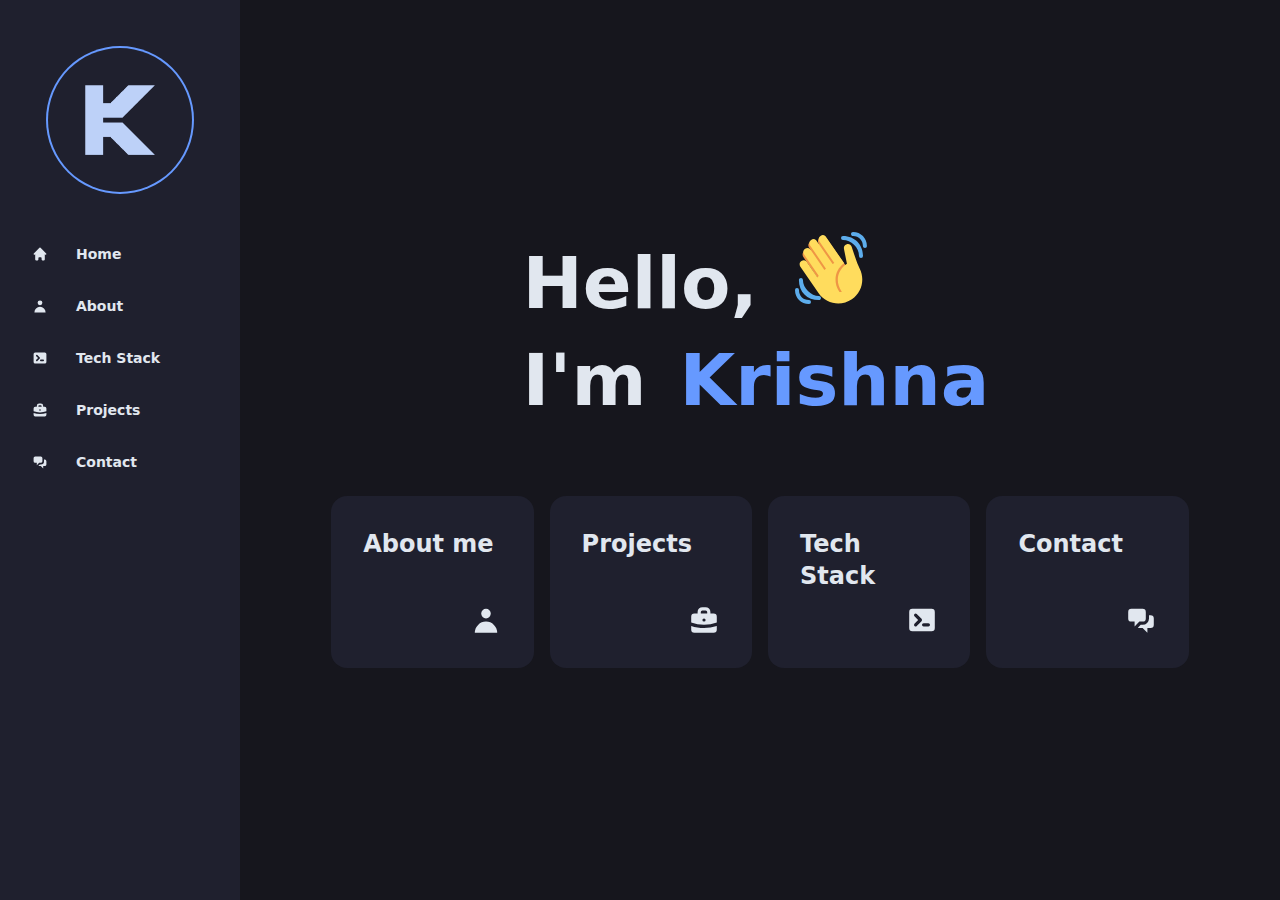
<file: index.html>
<!DOCTYPE html>
<html lang="en">
	<head>
		<meta charset="utf-8" />
		<link rel="icon" href="./favicon.png" />
		<meta name="viewport" content="width=device-width" />
		<meta http-equiv="content-security-policy" content=""><title>Home • Anhsirk0</title>
	<link href="./_app/immutable/assets/_layout-809e4bef.css" rel="stylesheet">
	<link rel="modulepreload" href="./_app/immutable/start-3e36e5af.js">
	<link rel="modulepreload" href="./_app/immutable/chunks/index-244a5079.js">
	<link rel="modulepreload" href="./_app/immutable/chunks/singletons-fffdbae6.js">
	<link rel="modulepreload" href="./_app/immutable/components/pages/_layout.svelte-774cdd0a.js">
	<link rel="modulepreload" href="./_app/immutable/chunks/stores-b2a587d2.js">
	<link rel="modulepreload" href="./_app/immutable/chunks/TerminalIcon-a3ddda1b.js">
	<link rel="modulepreload" href="./_app/immutable/modules/pages/_layout.js-7b9cbfbc.js">
	<link rel="modulepreload" href="./_app/immutable/chunks/_layout-8d2a742b.js">
	<link rel="modulepreload" href="./_app/immutable/components/pages/_page.svelte-fd30923b.js">
	<link rel="modulepreload" href="./_app/immutable/chunks/index-54a83811.js">
	</head>
	<body>
		<div>


<div class="bg-base-300 min-h-screen"><div class="drawer drawer-mobile"><input id="sidebar" type="checkbox" class="drawer-toggle">
    <div class="drawer-content min-h-screen"><div class="lg:hidden w-full navbar bg-base-300 sticky inset-0 z-50"><div class="flex-none lg:hidden"><label for="sidebar" class="btn btn-square btn-ghost"><svg xmlns="http://www.w3.org/2000/svg" fill="none" viewBox="0 0 24 24" class="inline-block w-6 h-6 stroke-current"><path stroke-linecap="round" stroke-linejoin="round" stroke-width="2" d="M4 6h16M4 12h16M4 18h16"></path></svg></label></div>
        <div class="flex-1 px-2 mx-2 lg:hidden">Anhsirk0</div></div>
      
      <div class="min-w-[80vw] lg:min-w-[70vw] mx-auto flex items-center justify-center min-h-[88vh] lg:min-h-screen">

<div class="flex flex-col gap-8 justify-center lg:p-8 h-full w-[80vw] lg:w-[72vw] 2xl:w-[70vw] 2xl:max-h-[96vh]"><p class="text-5xl md:text-6xl lg:text-7xl 2xl:text-9xl font-bold px-2 md:px-0 md:mx-auto mb-6 lg:mb-12 2xl:mb-28">Hello,
    <svg class="h-20 w-20 md:h-24 md:w-24 2xl:h-40 2xl:w-40 pb-6 lg:mb-4 inline animate-wave origin-[70%_70%]" preserveAspectRatio="xMidYMid meet" viewBox="0 0 36 36"><path fill="#EF9645" d="M4.861 9.147c.94-.657 2.357-.531 3.201.166l-.968-1.407c-.779-1.111-.5-2.313.612-3.093c1.112-.777 4.263 1.312 4.263 1.312c-.786-1.122-.639-2.544.483-3.331a2.483 2.483 0 0 1 3.456.611l10.42 14.72L25 31l-11.083-4.042L4.25 12.625a2.495 2.495 0 0 1 .611-3.478z"></path><path fill="#FFDC5D" d="M2.695 17.336s-1.132-1.65.519-2.781c1.649-1.131 2.78.518 2.78.518l5.251 7.658c.181-.302.379-.6.6-.894L4.557 11.21s-1.131-1.649.519-2.78c1.649-1.131 2.78.518 2.78.518l6.855 9.997c.255-.208.516-.417.785-.622L7.549 6.732s-1.131-1.649.519-2.78c1.649-1.131 2.78.518 2.78.518l7.947 11.589c.292-.179.581-.334.871-.498L12.238 4.729s-1.131-1.649.518-2.78c1.649-1.131 2.78.518 2.78.518l7.854 11.454l1.194 1.742c-4.948 3.394-5.419 9.779-2.592 13.902c.565.825 1.39.26 1.39.26c-3.393-4.949-2.357-10.51 2.592-13.903L24.515 8.62s-.545-1.924 1.378-2.47c1.924-.545 2.47 1.379 2.47 1.379l1.685 5.004c.668 1.984 1.379 3.961 2.32 5.831c2.657 5.28 1.07 11.842-3.94 15.279c-5.465 3.747-12.936 2.354-16.684-3.11L2.695 17.336z"></path><g fill="#5DADEC"><path d="M12 32.042C8 32.042 3.958 28 3.958 24c0-.553-.405-1-.958-1s-1.042.447-1.042 1C1.958 30 6 34.042 12 34.042c.553 0 1-.489 1-1.042s-.447-.958-1-.958z"></path><path d="M7 34c-3 0-5-2-5-5a1 1 0 1 0-2 0c0 4 3 7 7 7a1 1 0 1 0 0-2zM24 2a1 1 0 0 0 0 2c4 0 8 3.589 8 8a1 1 0 0 0 2 0c0-5.514-4-10-10-10z"></path><path d="M29 .042c-.552 0-1 .406-1 .958s.448 1.042 1 1.042c3 0 4.958 2.225 4.958 4.958c0 .552.489 1 1.042 1s.958-.448.958-1C35.958 3.163 33 .042 29 .042z"></path></g></svg>
    <br>
    I&#39;m
    <span class="text-primary rounded-xl hover:ring-2 hover:ring-primary hover:rounded-xl px-2 hover:rotate-1 inline-block transition">Krishna
    </span></p>
  <div class="grid grid-cols-1 md:grid-cols-2 xl:grid-cols-4 2xl:grid-cols-4 gap-4 md:gap-6 lg:gap-4 2xl:gap-6"><a href="about" class="card bg-base-200 hover:bg-primary-focus"><div class="card-body flex flex-row md:flex-col gap-2 md:gap-3 2xl:gap-4 items-center md:items-start p-6 md:p-8"><p class="text-xl md:text-2xl 2xl:text-4xl font-semibold">About me</p>
    <svg xmlns="http://www.w3.org/2000/svg" class="h-6 w-6 md:h-8 md:w-8 2xl:h-10 2xl:w-10 ml-auto" viewBox="0 0 20 20" fill="currentColor"><path fill-rule="evenodd" d="M10 9a3 3 0 100-6 3 3 0 000 6zm-7 9a7 7 0 1114 0H3z" clip-rule="evenodd"></path></svg></div></a><a href="projects" class="card bg-base-200 hover:bg-primary-focus"><div class="card-body flex flex-row md:flex-col gap-2 md:gap-3 2xl:gap-4 items-center md:items-start p-6 md:p-8"><p class="text-xl md:text-2xl 2xl:text-4xl font-semibold">Projects</p>
    <svg xmlns="http://www.w3.org/2000/svg" class="h-6 w-6 md:h-8 md:w-8 2xl:h-10 2xl:w-10 ml-auto" viewBox="0 0 20 20" fill="currentColor"><path fill-rule="evenodd" d="M6 6V5a3 3 0 013-3h2a3 3 0 013 3v1h2a2 2 0 012 2v3.57A22.952 22.952 0 0110 13a22.95 22.95 0 01-8-1.43V8a2 2 0 012-2h2zm2-1a1 1 0 011-1h2a1 1 0 011 1v1H8V5zm1 5a1 1 0 011-1h.01a1 1 0 110 2H10a1 1 0 01-1-1z" clip-rule="evenodd"></path><path d="M2 13.692V16a2 2 0 002 2h12a2 2 0 002-2v-2.308A24.974 24.974 0 0110 15c-2.796 0-5.487-.46-8-1.308z"></path></svg></div></a><a href="tech" class="card bg-base-200 hover:bg-primary-focus"><div class="card-body flex flex-row md:flex-col gap-2 md:gap-3 2xl:gap-4 items-center md:items-start p-6 md:p-8"><p class="text-xl md:text-2xl 2xl:text-4xl font-semibold">Tech Stack</p>
    <svg xmlns="http://www.w3.org/2000/svg" class="h-6 w-6 md:h-8 md:w-8 2xl:h-10 2xl:w-10 ml-auto" viewBox="0 0 20 20" fill="currentColor"><path fill-rule="evenodd" d="M2 5a2 2 0 012-2h12a2 2 0 012 2v10a2 2 0 01-2 2H4a2 2 0 01-2-2V5zm3.293 1.293a1 1 0 011.414 0l3 3a1 1 0 010 1.414l-3 3a1 1 0 01-1.414-1.414L7.586 10 5.293 7.707a1 1 0 010-1.414zM11 12a1 1 0 100 2h3a1 1 0 100-2h-3z" clip-rule="evenodd"></path></svg></div></a><a href="contact" class="card bg-base-200 hover:bg-primary-focus"><div class="card-body flex flex-row md:flex-col gap-2 md:gap-3 2xl:gap-4 items-center md:items-start p-6 md:p-8"><p class="text-xl md:text-2xl 2xl:text-4xl font-semibold">Contact</p>
    <svg xmlns="http://www.w3.org/2000/svg" class="h-6 w-6 md:h-8 md:w-8 2xl:h-10 2xl:w-10 ml-auto" viewBox="0 0 20 20" fill="currentColor"><path d="M2 5a2 2 0 012-2h7a2 2 0 012 2v4a2 2 0 01-2 2H9l-3 3v-3H4a2 2 0 01-2-2V5z"></path><path d="M15 7v2a4 4 0 01-4 4H9.828l-1.766 1.767c.28.149.599.233.938.233h2l3 3v-3h2a2 2 0 002-2V9a2 2 0 00-2-2h-1z"></path></svg></div></a></div></div></div></div>
    <div class="drawer-side"><label for="sidebar" class="drawer-overlay"></label>
      <ul class="menu p-4 overflow-y-auto w-60 md:w-80 lg:w-60 2xl:w-80 bg-base-200 space-y-2">
        <div class="my-8 rounded-xl"><img class="rounded-full h-32 lg:h-36 2xl:h-48 mx-auto p-2 ring-2 ring-primary" alt="logo" src="k.png"></div>
<li><a class="font-semibold text-sm 2xl:text-lg active" href="/"><svg xmlns="http://www.w3.org/2000/svg" class="h-4 w-4 2xl:h-6 2xl:w-6 mr-4" viewBox="0 0 20 20" fill="currentColor"><path d="M10.707 2.293a1 1 0 00-1.414 0l-7 7a1 1 0 001.414 1.414L4 10.414V17a1 1 0 001 1h2a1 1 0 001-1v-2a1 1 0 011-1h2a1 1 0 011 1v2a1 1 0 001 1h2a1 1 0 001-1v-6.586l.293.293a1 1 0 001.414-1.414l-7-7z"></path></svg>
      Home</a>
  </li><li><a class="font-semibold text-sm 2xl:text-lg" href="about"><svg xmlns="http://www.w3.org/2000/svg" class="h-4 w-4 2xl:h-6 2xl:w-6 mr-4" viewBox="0 0 20 20" fill="currentColor"><path fill-rule="evenodd" d="M10 9a3 3 0 100-6 3 3 0 000 6zm-7 9a7 7 0 1114 0H3z" clip-rule="evenodd"></path></svg>
      About</a>
  </li><li><a class="font-semibold text-sm 2xl:text-lg" href="tech"><svg xmlns="http://www.w3.org/2000/svg" class="h-4 w-4 2xl:h-6 2xl:w-6 mr-4" viewBox="0 0 20 20" fill="currentColor"><path fill-rule="evenodd" d="M2 5a2 2 0 012-2h12a2 2 0 012 2v10a2 2 0 01-2 2H4a2 2 0 01-2-2V5zm3.293 1.293a1 1 0 011.414 0l3 3a1 1 0 010 1.414l-3 3a1 1 0 01-1.414-1.414L7.586 10 5.293 7.707a1 1 0 010-1.414zM11 12a1 1 0 100 2h3a1 1 0 100-2h-3z" clip-rule="evenodd"></path></svg>
      Tech Stack</a>
  </li><li><a class="font-semibold text-sm 2xl:text-lg" href="projects"><svg xmlns="http://www.w3.org/2000/svg" class="h-4 w-4 2xl:h-6 2xl:w-6 mr-4" viewBox="0 0 20 20" fill="currentColor"><path fill-rule="evenodd" d="M6 6V5a3 3 0 013-3h2a3 3 0 013 3v1h2a2 2 0 012 2v3.57A22.952 22.952 0 0110 13a22.95 22.95 0 01-8-1.43V8a2 2 0 012-2h2zm2-1a1 1 0 011-1h2a1 1 0 011 1v1H8V5zm1 5a1 1 0 011-1h.01a1 1 0 110 2H10a1 1 0 01-1-1z" clip-rule="evenodd"></path><path d="M2 13.692V16a2 2 0 002 2h12a2 2 0 002-2v-2.308A24.974 24.974 0 0110 15c-2.796 0-5.487-.46-8-1.308z"></path></svg>
      Projects</a>
  </li><li><a class="font-semibold text-sm 2xl:text-lg" href="contact"><svg xmlns="http://www.w3.org/2000/svg" class="h-4 w-4 2xl:h-6 2xl:w-6 mr-4" viewBox="0 0 20 20" fill="currentColor"><path d="M2 5a2 2 0 012-2h7a2 2 0 012 2v4a2 2 0 01-2 2H9l-3 3v-3H4a2 2 0 01-2-2V5z"></path><path d="M15 7v2a4 4 0 01-4 4H9.828l-1.766 1.767c.28.149.599.233.938.233h2l3 3v-3h2a2 2 0 002-2V9a2 2 0 00-2-2h-1z"></path></svg>
      Contact</a>
  </li></ul></div></div></div>


		<script type="module" data-sveltekit-hydrate="167djkw">
		import { start } from "./_app/immutable/start-3e36e5af.js";

		start({
			env: {},
			hydrate: {
				status: 200,
				error: null,
				node_ids: [0, 2],
				params: {},
				routeId: "",
				data: (function(a){return [a,a]}(null)),
				form: null
			},
			paths: {"base":"","assets":""},
			target: document.querySelector('[data-sveltekit-hydrate="167djkw"]').parentNode,
			trailing_slash: "never"
		});
	</script>
	</div>
	</body>
</html>
</file>
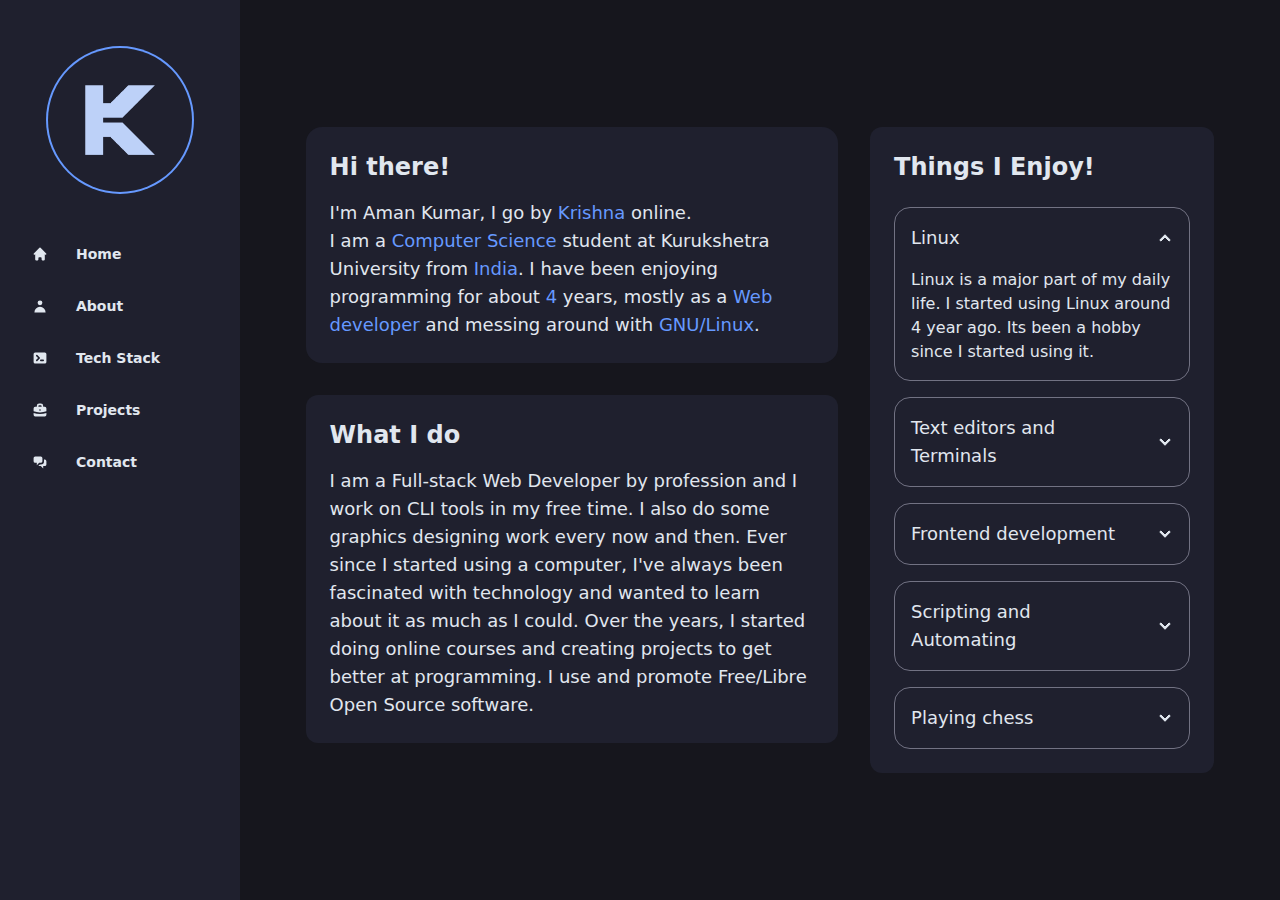
<file: about.html>
<!DOCTYPE html>
<html lang="en">
	<head>
		<meta charset="utf-8" />
		<link rel="icon" href="./favicon.png" />
		<meta name="viewport" content="width=device-width" />
		<meta http-equiv="content-security-policy" content=""><title>About • Anhsirk0</title>
	<link href="./_app/immutable/assets/_layout-809e4bef.css" rel="stylesheet">
	<link rel="modulepreload" href="./_app/immutable/start-3e36e5af.js">
	<link rel="modulepreload" href="./_app/immutable/chunks/index-244a5079.js">
	<link rel="modulepreload" href="./_app/immutable/chunks/singletons-fffdbae6.js">
	<link rel="modulepreload" href="./_app/immutable/components/pages/_layout.svelte-774cdd0a.js">
	<link rel="modulepreload" href="./_app/immutable/chunks/stores-b2a587d2.js">
	<link rel="modulepreload" href="./_app/immutable/chunks/TerminalIcon-a3ddda1b.js">
	<link rel="modulepreload" href="./_app/immutable/modules/pages/_layout.js-7b9cbfbc.js">
	<link rel="modulepreload" href="./_app/immutable/chunks/_layout-8d2a742b.js">
	<link rel="modulepreload" href="./_app/immutable/components/pages/about/_page.svelte-e64494af.js">
	<link rel="modulepreload" href="./_app/immutable/chunks/index-54a83811.js">
	</head>
	<body>
		<div>


<div class="bg-base-300 min-h-screen"><div class="drawer drawer-mobile"><input id="sidebar" type="checkbox" class="drawer-toggle">
    <div class="drawer-content min-h-screen"><div class="lg:hidden w-full navbar bg-base-300 sticky inset-0 z-50"><div class="flex-none lg:hidden"><label for="sidebar" class="btn btn-square btn-ghost"><svg xmlns="http://www.w3.org/2000/svg" fill="none" viewBox="0 0 24 24" class="inline-block w-6 h-6 stroke-current"><path stroke-linecap="round" stroke-linejoin="round" stroke-width="2" d="M4 6h16M4 12h16M4 18h16"></path></svg></label></div>
        <div class="flex-1 px-2 mx-2 lg:hidden">Anhsirk0</div></div>
      
      <div class="min-w-[80vw] lg:min-w-[70vw] mx-auto flex items-center justify-center min-h-[88vh] lg:min-h-screen">

<div class="grid grid-cols-5 gap-4 lg:gap-8 w-[86vw] lg:w-[66vw] xl:w-[76vw] 2xl:w[70vw] mb-8 lg:my-0 lg:p-8 mt-4"><div class="flex flex-col gap-4 lg:gap-8 col-span-5 xl:col-span-3"><div class="card bg-base-200 hover:ring-2 hover:ring-primary"><div class="card-body p-4 lg:p-6 2xl:p-8"><p class="text-xl md:text-2xl 2xl:text-4xl mb-2 2xl:mb-3 font-bold">Hi there!
        </p>
        <p class="md:text-lg 2xl:text-2xl">I&#39;m Aman Kumar, I go by <span class="text-primary">Krishna</span>
          online.
          <br>
          I am a <span class="text-primary">Computer Science </span> student at
          Kurukshetra University from <span class="text-primary">India</span>. I
          have been enjoying programming for about
          <span class="text-primary">4</span>
          years, mostly as a
          <span class="text-primary">Web developer</span>
          and messing around with <span class="text-primary">GNU/Linux</span>.
        </p></div></div>

    <div class="card bg-base-200 rounded-xl hover:ring-2 hover:ring-primary"><div class="card-body p-4 lg:p-6 2xl:p-8"><p class="text-xl md:text-2xl 2xl:text-4xl mb-2 2xl:mb-3 font-bold">What I do
        </p>
        <p class="md:text-lg 2xl:text-2xl">I am a Full-stack Web Developer by profession and I work on CLI tools
          in my free time. I also do some graphics designing work every now and
          then. Ever since I started using a computer, I&#39;ve always been
          fascinated with technology and wanted to learn about it as much as I
          could. Over the years, I started doing online courses and creating
          projects to get better at programming. I use and promote Free/Libre
          Open Source software.
        </p></div></div></div>
  <div class="col-span-5 xl:col-span-2 card bg-base-200 rounded-xl hover:ring-2 hover:ring-primary"><div class="card-body p-4 lg:p-6 2xl:p-8"><p class="text-lg md:text-2xl 2xl:text-4xl font-bold mb-4">Things I Enjoy!
      </p>
      <div class="flex flex-col gap-3 lg:gap-4 h-full"><div tabindex="0" class="collapse collapse-arrow border border-base-100 rounded-box"><input type="checkbox" checked>
            <div class="collapse-title text-lg 2xl:text-2xl font-medium">Linux</div>
            <div class="collapse-content 2xl:text-lg"><p>Linux is a major part of my daily life. I started using Linux around 4 year ago. Its been a hobby since I started using it.
              </p></div>
          </div><div tabindex="0" class="collapse collapse-arrow border border-base-100 rounded-box"><input type="checkbox" >
            <div class="collapse-title text-lg 2xl:text-2xl font-medium">Text editors and Terminals</div>
            <div class="collapse-content 2xl:text-lg"><p>I tried almost all of the FLOSS Text Editors and Terminals over the years. Emacs and Kakoune are my favourites. Alacritty is my goto for Terminal
              </p></div>
          </div><div tabindex="0" class="collapse collapse-arrow border border-base-100 rounded-box"><input type="checkbox" >
            <div class="collapse-title text-lg 2xl:text-2xl font-medium">Frontend development</div>
            <div class="collapse-content 2xl:text-lg"><p>This is what I do as a profession. I like Tailwindcss and Svelte/React as my choice of tools for making functional and beautiful Webapps.
              </p></div>
          </div><div tabindex="0" class="collapse collapse-arrow border border-base-100 rounded-box"><input type="checkbox" >
            <div class="collapse-title text-lg 2xl:text-2xl font-medium">Scripting and Automating</div>
            <div class="collapse-content 2xl:text-lg"><p>Yes, I spend 5 hours autmating stuff that can be done manually in 5 minutes.
              </p></div>
          </div><div tabindex="0" class="collapse collapse-arrow border border-base-100 rounded-box"><input type="checkbox" >
            <div class="collapse-title text-lg 2xl:text-2xl font-medium">Playing chess</div>
            <div class="collapse-content 2xl:text-lg"><p>I like playing Chess and watching Anime in my free time.
              </p></div>
          </div></div></div></div></div></div></div>
    <div class="drawer-side"><label for="sidebar" class="drawer-overlay"></label>
      <ul class="menu p-4 overflow-y-auto w-60 md:w-80 lg:w-60 2xl:w-80 bg-base-200 space-y-2">
        <div class="my-8 rounded-xl"><img class="rounded-full h-32 lg:h-36 2xl:h-48 mx-auto p-2 ring-2 ring-primary" alt="logo" src="k.png"></div>
<li><a class="font-semibold text-sm 2xl:text-lg" href="/"><svg xmlns="http://www.w3.org/2000/svg" class="h-4 w-4 2xl:h-6 2xl:w-6 mr-4" viewBox="0 0 20 20" fill="currentColor"><path d="M10.707 2.293a1 1 0 00-1.414 0l-7 7a1 1 0 001.414 1.414L4 10.414V17a1 1 0 001 1h2a1 1 0 001-1v-2a1 1 0 011-1h2a1 1 0 011 1v2a1 1 0 001 1h2a1 1 0 001-1v-6.586l.293.293a1 1 0 001.414-1.414l-7-7z"></path></svg>
      Home</a>
  </li><li><a class="font-semibold text-sm 2xl:text-lg active" href="about"><svg xmlns="http://www.w3.org/2000/svg" class="h-4 w-4 2xl:h-6 2xl:w-6 mr-4" viewBox="0 0 20 20" fill="currentColor"><path fill-rule="evenodd" d="M10 9a3 3 0 100-6 3 3 0 000 6zm-7 9a7 7 0 1114 0H3z" clip-rule="evenodd"></path></svg>
      About</a>
  </li><li><a class="font-semibold text-sm 2xl:text-lg" href="tech"><svg xmlns="http://www.w3.org/2000/svg" class="h-4 w-4 2xl:h-6 2xl:w-6 mr-4" viewBox="0 0 20 20" fill="currentColor"><path fill-rule="evenodd" d="M2 5a2 2 0 012-2h12a2 2 0 012 2v10a2 2 0 01-2 2H4a2 2 0 01-2-2V5zm3.293 1.293a1 1 0 011.414 0l3 3a1 1 0 010 1.414l-3 3a1 1 0 01-1.414-1.414L7.586 10 5.293 7.707a1 1 0 010-1.414zM11 12a1 1 0 100 2h3a1 1 0 100-2h-3z" clip-rule="evenodd"></path></svg>
      Tech Stack</a>
  </li><li><a class="font-semibold text-sm 2xl:text-lg" href="projects"><svg xmlns="http://www.w3.org/2000/svg" class="h-4 w-4 2xl:h-6 2xl:w-6 mr-4" viewBox="0 0 20 20" fill="currentColor"><path fill-rule="evenodd" d="M6 6V5a3 3 0 013-3h2a3 3 0 013 3v1h2a2 2 0 012 2v3.57A22.952 22.952 0 0110 13a22.95 22.95 0 01-8-1.43V8a2 2 0 012-2h2zm2-1a1 1 0 011-1h2a1 1 0 011 1v1H8V5zm1 5a1 1 0 011-1h.01a1 1 0 110 2H10a1 1 0 01-1-1z" clip-rule="evenodd"></path><path d="M2 13.692V16a2 2 0 002 2h12a2 2 0 002-2v-2.308A24.974 24.974 0 0110 15c-2.796 0-5.487-.46-8-1.308z"></path></svg>
      Projects</a>
  </li><li><a class="font-semibold text-sm 2xl:text-lg" href="contact"><svg xmlns="http://www.w3.org/2000/svg" class="h-4 w-4 2xl:h-6 2xl:w-6 mr-4" viewBox="0 0 20 20" fill="currentColor"><path d="M2 5a2 2 0 012-2h7a2 2 0 012 2v4a2 2 0 01-2 2H9l-3 3v-3H4a2 2 0 01-2-2V5z"></path><path d="M15 7v2a4 4 0 01-4 4H9.828l-1.766 1.767c.28.149.599.233.938.233h2l3 3v-3h2a2 2 0 002-2V9a2 2 0 00-2-2h-1z"></path></svg>
      Contact</a>
  </li></ul></div></div></div>


		<script type="module" data-sveltekit-hydrate="1c8t8ky">
		import { start } from "./_app/immutable/start-3e36e5af.js";

		start({
			env: {},
			hydrate: {
				status: 200,
				error: null,
				node_ids: [0, 3],
				params: {},
				routeId: "about",
				data: (function(a){return [a,a]}(null)),
				form: null
			},
			paths: {"base":"","assets":""},
			target: document.querySelector('[data-sveltekit-hydrate="1c8t8ky"]').parentNode,
			trailing_slash: "never"
		});
	</script>
	</div>
	</body>
</html>
</file>
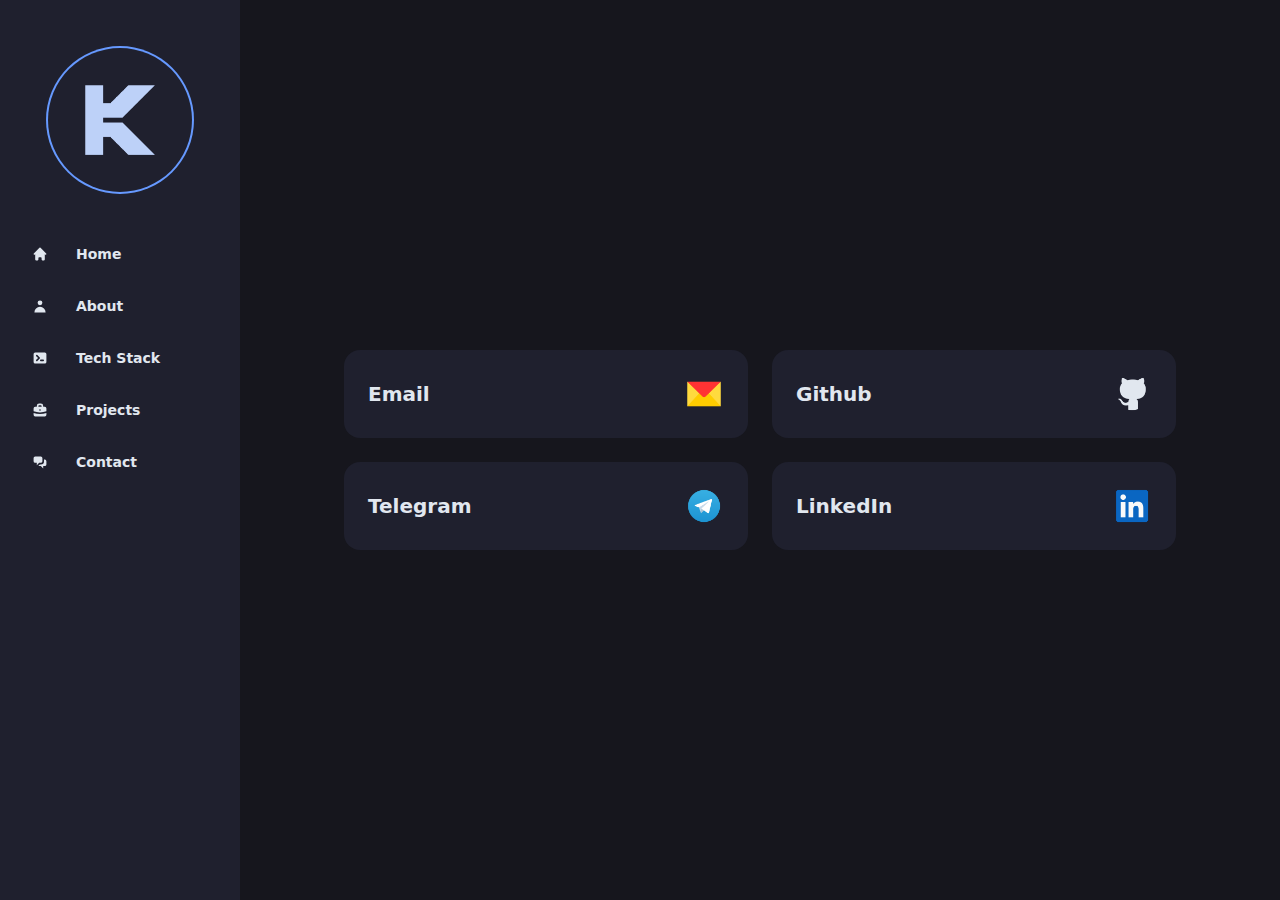
<file: contact.html>
<!DOCTYPE html>
<html lang="en">
	<head>
		<meta charset="utf-8" />
		<link rel="icon" href="./favicon.png" />
		<meta name="viewport" content="width=device-width" />
		<meta http-equiv="content-security-policy" content=""><title>Contact • Anhsirk0</title>
	<link href="./_app/immutable/assets/_layout-809e4bef.css" rel="stylesheet">
	<link rel="modulepreload" href="./_app/immutable/start-3e36e5af.js">
	<link rel="modulepreload" href="./_app/immutable/chunks/index-244a5079.js">
	<link rel="modulepreload" href="./_app/immutable/chunks/singletons-fffdbae6.js">
	<link rel="modulepreload" href="./_app/immutable/components/pages/_layout.svelte-774cdd0a.js">
	<link rel="modulepreload" href="./_app/immutable/chunks/stores-b2a587d2.js">
	<link rel="modulepreload" href="./_app/immutable/chunks/TerminalIcon-a3ddda1b.js">
	<link rel="modulepreload" href="./_app/immutable/modules/pages/_layout.js-7b9cbfbc.js">
	<link rel="modulepreload" href="./_app/immutable/chunks/_layout-8d2a742b.js">
	<link rel="modulepreload" href="./_app/immutable/components/pages/contact/_page.svelte-f1857a29.js">
	<link rel="modulepreload" href="./_app/immutable/chunks/index-54a83811.js">
	</head>
	<body>
		<div>


<div class="bg-base-300 min-h-screen"><div class="drawer drawer-mobile"><input id="sidebar" type="checkbox" class="drawer-toggle">
    <div class="drawer-content min-h-screen"><div class="lg:hidden w-full navbar bg-base-300 sticky inset-0 z-50"><div class="flex-none lg:hidden"><label for="sidebar" class="btn btn-square btn-ghost"><svg xmlns="http://www.w3.org/2000/svg" fill="none" viewBox="0 0 24 24" class="inline-block w-6 h-6 stroke-current"><path stroke-linecap="round" stroke-linejoin="round" stroke-width="2" d="M4 6h16M4 12h16M4 18h16"></path></svg></label></div>
        <div class="flex-1 px-2 mx-2 lg:hidden">Anhsirk0</div></div>
      
      <div class="min-w-[80vw] lg:min-w-[70vw] mx-auto flex items-center justify-center min-h-[88vh] lg:min-h-screen">
<div class="grid grid-cols-6 gap-4 lg:gap-6 2xl:gap-8 w-[86vw] lg:w-[66vw] xl:w-[70vw] mb-8 lg:my-0 lg:p-8 mt-4"><a href="mailto:krishna404@yandex.com" target="_blank" class="card bg-base-200 hover:ring-2 hover:ring-primary col-span-6 md:col-span-3 2xl:col-span-2"><div class="card-body p-4 lg:p-6 2xl:p-8"><div class="flex flex-row gap-4 lg:gap-6 2xl:gap-8 justify-between items-center"><p class="text-lg md:text-xl 2xl:text-3xl font-bold">Email</p>
          <img class="h-10 2xl:h-12" alt="Email" src="/mail.png">
        </div></div>
    </a><a href="https://github.com/anhsirk0" target="_blank" class="card bg-base-200 hover:ring-2 hover:ring-primary col-span-6 md:col-span-3 2xl:col-span-2"><div class="card-body p-4 lg:p-6 2xl:p-8"><div class="flex flex-row gap-4 lg:gap-6 2xl:gap-8 justify-between items-center"><p class="text-lg md:text-xl 2xl:text-3xl font-bold">Github</p>
          <img class="h-10 2xl:h-12" alt="Github" src="/github.png">
        </div></div>
    </a><a href="https://t.me/anhsirk0" target="_blank" class="card bg-base-200 hover:ring-2 hover:ring-primary col-span-6 md:col-span-3 2xl:col-span-2"><div class="card-body p-4 lg:p-6 2xl:p-8"><div class="flex flex-row gap-4 lg:gap-6 2xl:gap-8 justify-between items-center"><p class="text-lg md:text-xl 2xl:text-3xl font-bold">Telegram</p>
          <img class="h-10 2xl:h-12" alt="Telegram" src="/telegram.png">
        </div></div>
    </a><a href="https://linkedin.com/in/anhsirk0" target="_blank" class="card bg-base-200 hover:ring-2 hover:ring-primary col-span-6 md:col-span-3 2xl:col-span-2"><div class="card-body p-4 lg:p-6 2xl:p-8"><div class="flex flex-row gap-4 lg:gap-6 2xl:gap-8 justify-between items-center"><p class="text-lg md:text-xl 2xl:text-3xl font-bold">LinkedIn</p>
          <img class="h-10 2xl:h-12" alt="LinkedIn" src="/linkedin.png">
        </div></div>
    </a></div></div></div>
    <div class="drawer-side"><label for="sidebar" class="drawer-overlay"></label>
      <ul class="menu p-4 overflow-y-auto w-60 md:w-80 lg:w-60 2xl:w-80 bg-base-200 space-y-2">
        <div class="my-8 rounded-xl"><img class="rounded-full h-32 lg:h-36 2xl:h-48 mx-auto p-2 ring-2 ring-primary" alt="logo" src="k.png"></div>
<li><a class="font-semibold text-sm 2xl:text-lg" href="/"><svg xmlns="http://www.w3.org/2000/svg" class="h-4 w-4 2xl:h-6 2xl:w-6 mr-4" viewBox="0 0 20 20" fill="currentColor"><path d="M10.707 2.293a1 1 0 00-1.414 0l-7 7a1 1 0 001.414 1.414L4 10.414V17a1 1 0 001 1h2a1 1 0 001-1v-2a1 1 0 011-1h2a1 1 0 011 1v2a1 1 0 001 1h2a1 1 0 001-1v-6.586l.293.293a1 1 0 001.414-1.414l-7-7z"></path></svg>
      Home</a>
  </li><li><a class="font-semibold text-sm 2xl:text-lg" href="about"><svg xmlns="http://www.w3.org/2000/svg" class="h-4 w-4 2xl:h-6 2xl:w-6 mr-4" viewBox="0 0 20 20" fill="currentColor"><path fill-rule="evenodd" d="M10 9a3 3 0 100-6 3 3 0 000 6zm-7 9a7 7 0 1114 0H3z" clip-rule="evenodd"></path></svg>
      About</a>
  </li><li><a class="font-semibold text-sm 2xl:text-lg" href="tech"><svg xmlns="http://www.w3.org/2000/svg" class="h-4 w-4 2xl:h-6 2xl:w-6 mr-4" viewBox="0 0 20 20" fill="currentColor"><path fill-rule="evenodd" d="M2 5a2 2 0 012-2h12a2 2 0 012 2v10a2 2 0 01-2 2H4a2 2 0 01-2-2V5zm3.293 1.293a1 1 0 011.414 0l3 3a1 1 0 010 1.414l-3 3a1 1 0 01-1.414-1.414L7.586 10 5.293 7.707a1 1 0 010-1.414zM11 12a1 1 0 100 2h3a1 1 0 100-2h-3z" clip-rule="evenodd"></path></svg>
      Tech Stack</a>
  </li><li><a class="font-semibold text-sm 2xl:text-lg" href="projects"><svg xmlns="http://www.w3.org/2000/svg" class="h-4 w-4 2xl:h-6 2xl:w-6 mr-4" viewBox="0 0 20 20" fill="currentColor"><path fill-rule="evenodd" d="M6 6V5a3 3 0 013-3h2a3 3 0 013 3v1h2a2 2 0 012 2v3.57A22.952 22.952 0 0110 13a22.95 22.95 0 01-8-1.43V8a2 2 0 012-2h2zm2-1a1 1 0 011-1h2a1 1 0 011 1v1H8V5zm1 5a1 1 0 011-1h.01a1 1 0 110 2H10a1 1 0 01-1-1z" clip-rule="evenodd"></path><path d="M2 13.692V16a2 2 0 002 2h12a2 2 0 002-2v-2.308A24.974 24.974 0 0110 15c-2.796 0-5.487-.46-8-1.308z"></path></svg>
      Projects</a>
  </li><li><a class="font-semibold text-sm 2xl:text-lg active" href="contact"><svg xmlns="http://www.w3.org/2000/svg" class="h-4 w-4 2xl:h-6 2xl:w-6 mr-4" viewBox="0 0 20 20" fill="currentColor"><path d="M2 5a2 2 0 012-2h7a2 2 0 012 2v4a2 2 0 01-2 2H9l-3 3v-3H4a2 2 0 01-2-2V5z"></path><path d="M15 7v2a4 4 0 01-4 4H9.828l-1.766 1.767c.28.149.599.233.938.233h2l3 3v-3h2a2 2 0 002-2V9a2 2 0 00-2-2h-1z"></path></svg>
      Contact</a>
  </li></ul></div></div></div>


		<script type="module" data-sveltekit-hydrate="fw7q70">
		import { start } from "./_app/immutable/start-3e36e5af.js";

		start({
			env: {},
			hydrate: {
				status: 200,
				error: null,
				node_ids: [0, 4],
				params: {},
				routeId: "contact",
				data: (function(a){return [a,a]}(null)),
				form: null
			},
			paths: {"base":"","assets":""},
			target: document.querySelector('[data-sveltekit-hydrate="fw7q70"]').parentNode,
			trailing_slash: "never"
		});
	</script>
	</div>
	</body>
</html>
</file>
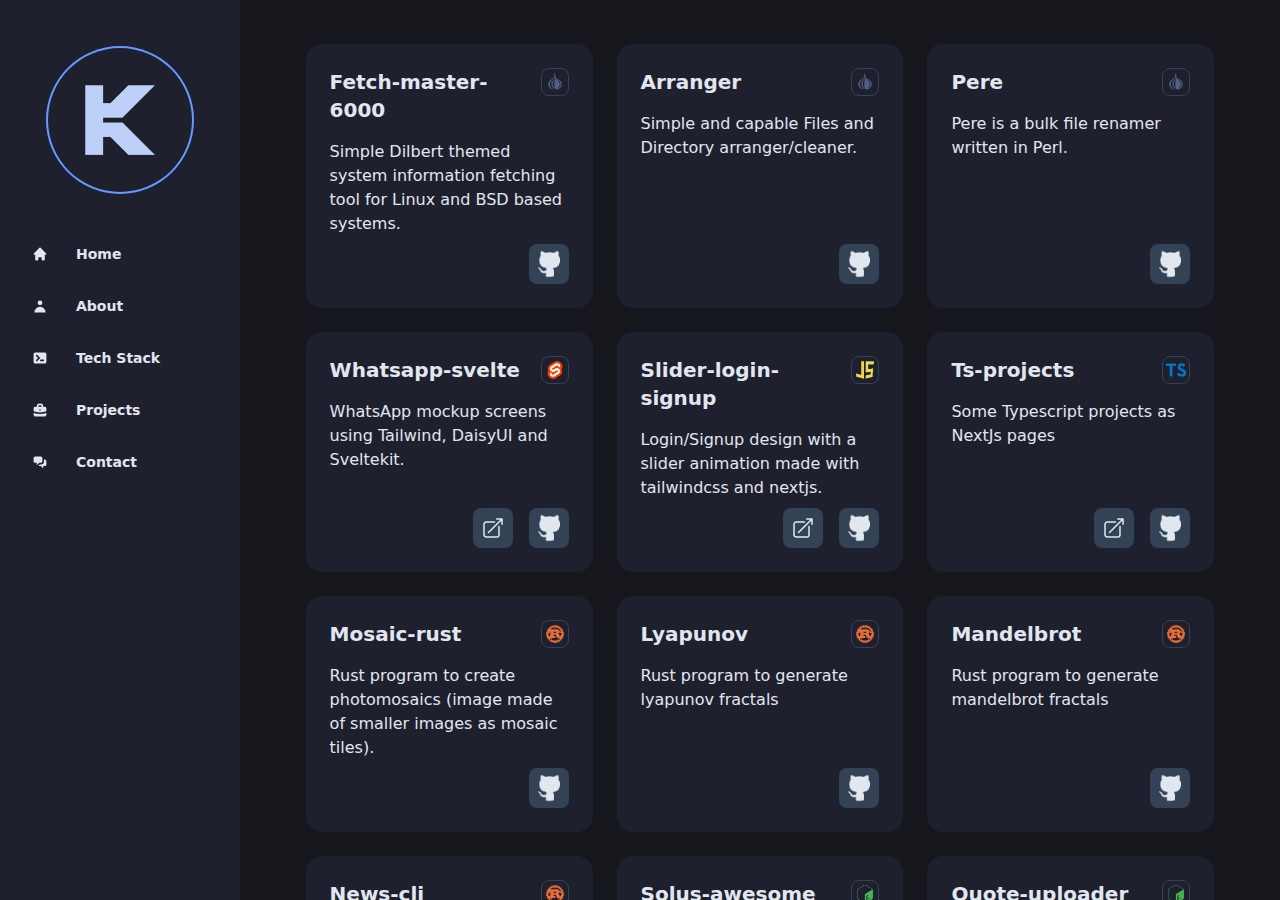
<file: projects.html>
<!DOCTYPE html>
<html lang="en">
	<head>
		<meta charset="utf-8" />
		<link rel="icon" href="./favicon.png" />
		<meta name="viewport" content="width=device-width" />
		<meta http-equiv="content-security-policy" content=""><title>Projects • Anhsirk0</title>
	<link href="./_app/immutable/assets/_layout-809e4bef.css" rel="stylesheet">
	<link rel="modulepreload" href="./_app/immutable/start-3e36e5af.js">
	<link rel="modulepreload" href="./_app/immutable/chunks/index-244a5079.js">
	<link rel="modulepreload" href="./_app/immutable/chunks/singletons-fffdbae6.js">
	<link rel="modulepreload" href="./_app/immutable/components/pages/_layout.svelte-774cdd0a.js">
	<link rel="modulepreload" href="./_app/immutable/chunks/stores-b2a587d2.js">
	<link rel="modulepreload" href="./_app/immutable/chunks/TerminalIcon-a3ddda1b.js">
	<link rel="modulepreload" href="./_app/immutable/modules/pages/_layout.js-7b9cbfbc.js">
	<link rel="modulepreload" href="./_app/immutable/chunks/_layout-8d2a742b.js">
	<link rel="modulepreload" href="./_app/immutable/components/pages/projects/_page.svelte-f22d2eaf.js">
	<link rel="modulepreload" href="./_app/immutable/chunks/index-54a83811.js">
	</head>
	<body>
		<div>


<div class="bg-base-300 min-h-screen"><div class="drawer drawer-mobile"><input id="sidebar" type="checkbox" class="drawer-toggle">
    <div class="drawer-content min-h-screen"><div class="lg:hidden w-full navbar bg-base-300 sticky inset-0 z-50"><div class="flex-none lg:hidden"><label for="sidebar" class="btn btn-square btn-ghost"><svg xmlns="http://www.w3.org/2000/svg" fill="none" viewBox="0 0 24 24" class="inline-block w-6 h-6 stroke-current"><path stroke-linecap="round" stroke-linejoin="round" stroke-width="2" d="M4 6h16M4 12h16M4 18h16"></path></svg></label></div>
        <div class="flex-1 px-2 mx-2 lg:hidden">Anhsirk0</div></div>
      
      <div class="min-w-[80vw] lg:min-w-[70vw] mx-auto flex items-center justify-center min-h-[88vh] lg:min-h-screen">

<div class="grid grid-cols-6 gap-4 lg:gap-6 2xl:gap-8 w-[86vw] lg:w-[66vw] xl:w-[76vw] 2xl:w-[70vw] my-4 lg:my-3 2xl:my-4 lg:p-8"><div class="card bg-base-200 hover:ring-2 hover:ring-primary col-span-6 md:col-span-2 2xl:col-span-2"><div class="card-body p-4 lg:p-6 2xl:p-8"><div class="flex flex-row gap-4 mb-1 xl:mb-2"><p class="text-lg md:text-xl 2xl:text-3xl font-bold">Fetch-master-6000</p>
          <img class="h-7 2xl:h-10 border-1 border-neutral-focus p-0.5 2xl:p-1 rounded-lg" title="written in Perl" alt="Fetch-master-6000" src="/perl.png"></div>
        <p class="2xl:text-xl">Simple Dilbert themed system information fetching tool for Linux and BSD based systems.</p>
        <div class="ml-auto flex items-center flex-row gap-4"><div class="grow"></div>
          

          <a href="https://github.com/anhsirk0/fetch-master-6000" target="_blank"><img class="h-10 2xl:h-12 rounded-lg bg-neutral-focus p-1 2xl:p-2" alt="View on github" src="/github.png"></a>
        </div></div>
    </div><div class="card bg-base-200 hover:ring-2 hover:ring-primary col-span-6 md:col-span-2 2xl:col-span-2"><div class="card-body p-4 lg:p-6 2xl:p-8"><div class="flex flex-row gap-4 mb-1 xl:mb-2"><p class="text-lg md:text-xl 2xl:text-3xl font-bold">Arranger</p>
          <img class="h-7 2xl:h-10 border-1 border-neutral-focus p-0.5 2xl:p-1 rounded-lg" title="written in Perl" alt="Arranger" src="/perl.png"></div>
        <p class="2xl:text-xl">Simple and capable Files and Directory arranger/cleaner.</p>
        <div class="ml-auto flex items-center flex-row gap-4"><div class="grow"></div>
          

          <a href="https://github.com/anhsirk0/file-arranger" target="_blank"><img class="h-10 2xl:h-12 rounded-lg bg-neutral-focus p-1 2xl:p-2" alt="View on github" src="/github.png"></a>
        </div></div>
    </div><div class="card bg-base-200 hover:ring-2 hover:ring-primary col-span-6 md:col-span-2 2xl:col-span-2"><div class="card-body p-4 lg:p-6 2xl:p-8"><div class="flex flex-row gap-4 mb-1 xl:mb-2"><p class="text-lg md:text-xl 2xl:text-3xl font-bold">Pere</p>
          <img class="h-7 2xl:h-10 border-1 border-neutral-focus p-0.5 2xl:p-1 rounded-lg" title="written in Perl" alt="Pere" src="/perl.png"></div>
        <p class="2xl:text-xl">Pere is a bulk file renamer written in Perl.</p>
        <div class="ml-auto flex items-center flex-row gap-4"><div class="grow"></div>
          

          <a href="https://github.com/anhsirk0/pere" target="_blank"><img class="h-10 2xl:h-12 rounded-lg bg-neutral-focus p-1 2xl:p-2" alt="View on github" src="/github.png"></a>
        </div></div>
    </div><div class="card bg-base-200 hover:ring-2 hover:ring-primary col-span-6 md:col-span-2 2xl:col-span-2"><div class="card-body p-4 lg:p-6 2xl:p-8"><div class="flex flex-row gap-4 mb-1 xl:mb-2"><p class="text-lg md:text-xl 2xl:text-3xl font-bold">Whatsapp-svelte</p>
          <img class="h-7 2xl:h-10 border-1 border-neutral-focus p-0.5 2xl:p-1 rounded-lg" title="written in Svelte" alt="Whatsapp-svelte" src="/svelte.png"></div>
        <p class="2xl:text-xl">WhatsApp mockup screens using Tailwind, DaisyUI and Sveltekit.</p>
        <div class="ml-auto flex items-center flex-row gap-4"><div class="grow"></div>
          <a class="h-10 2xl:h-12 w-10 2xl:w-12 p-1.5 2xl:p-2 bg-neutral-focus rounded-lg flex items-center justify-center" href="https://anhsirk0-whatsapp.netlify.com" target="_blank"><svg xmlns="http://www.w3.org/2000/svg" fill="none" viewBox="0 0 24 24" stroke-width="1.5" stroke="currentColor" class="w-6 2xl:w-7 h-6 2xl:h-7"><path stroke-linecap="round" stroke-linejoin="round" d="M13.5 6H5.25A2.25 2.25 0 003 8.25v10.5A2.25 2.25 0 005.25 21h10.5A2.25 2.25 0 0018 18.75V10.5m-10.5 6L21 3m0 0h-5.25M21 3v5.25"></path></svg>
            </a>

          <a href="https://github.com/anhsirk0/whatsapp-svelte" target="_blank"><img class="h-10 2xl:h-12 rounded-lg bg-neutral-focus p-1 2xl:p-2" alt="View on github" src="/github.png"></a>
        </div></div>
    </div><div class="card bg-base-200 hover:ring-2 hover:ring-primary col-span-6 md:col-span-2 2xl:col-span-2"><div class="card-body p-4 lg:p-6 2xl:p-8"><div class="flex flex-row gap-4 mb-1 xl:mb-2"><p class="text-lg md:text-xl 2xl:text-3xl font-bold">Slider-login-signup</p>
          <img class="h-7 2xl:h-10 border-1 border-neutral-focus p-0.5 2xl:p-1 rounded-lg" title="written in Js" alt="Slider-login-signup" src="/js.png"></div>
        <p class="2xl:text-xl">Login/Signup design with a slider animation made with tailwindcss and nextjs.</p>
        <div class="ml-auto flex items-center flex-row gap-4"><div class="grow"></div>
          <a class="h-10 2xl:h-12 w-10 2xl:w-12 p-1.5 2xl:p-2 bg-neutral-focus rounded-lg flex items-center justify-center" href="https://anhsirk0-ts-projects.netlify.com/slider" target="_blank"><svg xmlns="http://www.w3.org/2000/svg" fill="none" viewBox="0 0 24 24" stroke-width="1.5" stroke="currentColor" class="w-6 2xl:w-7 h-6 2xl:h-7"><path stroke-linecap="round" stroke-linejoin="round" d="M13.5 6H5.25A2.25 2.25 0 003 8.25v10.5A2.25 2.25 0 005.25 21h10.5A2.25 2.25 0 0018 18.75V10.5m-10.5 6L21 3m0 0h-5.25M21 3v5.25"></path></svg>
            </a>

          <a href="https://github.com/anhsirk0/slider-login-signup" target="_blank"><img class="h-10 2xl:h-12 rounded-lg bg-neutral-focus p-1 2xl:p-2" alt="View on github" src="/github.png"></a>
        </div></div>
    </div><div class="card bg-base-200 hover:ring-2 hover:ring-primary col-span-6 md:col-span-2 2xl:col-span-2"><div class="card-body p-4 lg:p-6 2xl:p-8"><div class="flex flex-row gap-4 mb-1 xl:mb-2"><p class="text-lg md:text-xl 2xl:text-3xl font-bold">Ts-projects</p>
          <img class="h-7 2xl:h-10 border-1 border-neutral-focus p-0.5 2xl:p-1 rounded-lg" title="written in Ts" alt="Ts-projects" src="/ts.png"></div>
        <p class="2xl:text-xl">Some Typescript projects as NextJs pages</p>
        <div class="ml-auto flex items-center flex-row gap-4"><div class="grow"></div>
          <a class="h-10 2xl:h-12 w-10 2xl:w-12 p-1.5 2xl:p-2 bg-neutral-focus rounded-lg flex items-center justify-center" href="https://anhsirk0-ts-projects.netlify.com" target="_blank"><svg xmlns="http://www.w3.org/2000/svg" fill="none" viewBox="0 0 24 24" stroke-width="1.5" stroke="currentColor" class="w-6 2xl:w-7 h-6 2xl:h-7"><path stroke-linecap="round" stroke-linejoin="round" d="M13.5 6H5.25A2.25 2.25 0 003 8.25v10.5A2.25 2.25 0 005.25 21h10.5A2.25 2.25 0 0018 18.75V10.5m-10.5 6L21 3m0 0h-5.25M21 3v5.25"></path></svg>
            </a>

          <a href="https://github.com/anhsirk0/ts-projects" target="_blank"><img class="h-10 2xl:h-12 rounded-lg bg-neutral-focus p-1 2xl:p-2" alt="View on github" src="/github.png"></a>
        </div></div>
    </div><div class="card bg-base-200 hover:ring-2 hover:ring-primary col-span-6 md:col-span-2 2xl:col-span-2"><div class="card-body p-4 lg:p-6 2xl:p-8"><div class="flex flex-row gap-4 mb-1 xl:mb-2"><p class="text-lg md:text-xl 2xl:text-3xl font-bold">Mosaic-rust</p>
          <img class="h-7 2xl:h-10 border-1 border-neutral-focus p-0.5 2xl:p-1 rounded-lg" title="written in Rust" alt="Mosaic-rust" src="/rust.png"></div>
        <p class="2xl:text-xl">Rust program to create photomosaics (image made of smaller images as mosaic tiles).</p>
        <div class="ml-auto flex items-center flex-row gap-4"><div class="grow"></div>
          

          <a href="https://github.com/anhsirk0/mosaic-rust" target="_blank"><img class="h-10 2xl:h-12 rounded-lg bg-neutral-focus p-1 2xl:p-2" alt="View on github" src="/github.png"></a>
        </div></div>
    </div><div class="card bg-base-200 hover:ring-2 hover:ring-primary col-span-6 md:col-span-2 2xl:col-span-2"><div class="card-body p-4 lg:p-6 2xl:p-8"><div class="flex flex-row gap-4 mb-1 xl:mb-2"><p class="text-lg md:text-xl 2xl:text-3xl font-bold">Lyapunov</p>
          <img class="h-7 2xl:h-10 border-1 border-neutral-focus p-0.5 2xl:p-1 rounded-lg" title="written in Rust" alt="Lyapunov" src="/rust.png"></div>
        <p class="2xl:text-xl">Rust program to generate lyapunov fractals</p>
        <div class="ml-auto flex items-center flex-row gap-4"><div class="grow"></div>
          

          <a href="https://github.com/anhsirk0/lyapunov" target="_blank"><img class="h-10 2xl:h-12 rounded-lg bg-neutral-focus p-1 2xl:p-2" alt="View on github" src="/github.png"></a>
        </div></div>
    </div><div class="card bg-base-200 hover:ring-2 hover:ring-primary col-span-6 md:col-span-2 2xl:col-span-2"><div class="card-body p-4 lg:p-6 2xl:p-8"><div class="flex flex-row gap-4 mb-1 xl:mb-2"><p class="text-lg md:text-xl 2xl:text-3xl font-bold">Mandelbrot</p>
          <img class="h-7 2xl:h-10 border-1 border-neutral-focus p-0.5 2xl:p-1 rounded-lg" title="written in Rust" alt="Mandelbrot" src="/rust.png"></div>
        <p class="2xl:text-xl">Rust program to generate mandelbrot fractals</p>
        <div class="ml-auto flex items-center flex-row gap-4"><div class="grow"></div>
          

          <a href="https://github.com/anhsirk0/mandelbrot" target="_blank"><img class="h-10 2xl:h-12 rounded-lg bg-neutral-focus p-1 2xl:p-2" alt="View on github" src="/github.png"></a>
        </div></div>
    </div><div class="card bg-base-200 hover:ring-2 hover:ring-primary col-span-6 md:col-span-2 2xl:col-span-2"><div class="card-body p-4 lg:p-6 2xl:p-8"><div class="flex flex-row gap-4 mb-1 xl:mb-2"><p class="text-lg md:text-xl 2xl:text-3xl font-bold">News-cli</p>
          <img class="h-7 2xl:h-10 border-1 border-neutral-focus p-0.5 2xl:p-1 rounded-lg" title="written in Rust" alt="News-cli" src="/rust.png"></div>
        <p class="2xl:text-xl">News and article viewing utility using New-York times API.</p>
        <div class="ml-auto flex items-center flex-row gap-4"><div class="grow"></div>
          

          <a href="https://github.com/anhsirk0/news-cli" target="_blank"><img class="h-10 2xl:h-12 rounded-lg bg-neutral-focus p-1 2xl:p-2" alt="View on github" src="/github.png"></a>
        </div></div>
    </div><div class="card bg-base-200 hover:ring-2 hover:ring-primary col-span-6 md:col-span-2 2xl:col-span-2"><div class="card-body p-4 lg:p-6 2xl:p-8"><div class="flex flex-row gap-4 mb-1 xl:mb-2"><p class="text-lg md:text-xl 2xl:text-3xl font-bold">Solus-awesome</p>
          <img class="h-7 2xl:h-10 border-1 border-neutral-focus p-0.5 2xl:p-1 rounded-lg" title="written in Bash" alt="Solus-awesome" src="/bash.png"></div>
        <p class="2xl:text-xl">Simple bash script to build &amp; install awesomewm on Solus Linux.</p>
        <div class="ml-auto flex items-center flex-row gap-4"><div class="grow"></div>
          

          <a href="https://github.com/anhsirk0/solus-awesome" target="_blank"><img class="h-10 2xl:h-12 rounded-lg bg-neutral-focus p-1 2xl:p-2" alt="View on github" src="/github.png"></a>
        </div></div>
    </div><div class="card bg-base-200 hover:ring-2 hover:ring-primary col-span-6 md:col-span-2 2xl:col-span-2"><div class="card-body p-4 lg:p-6 2xl:p-8"><div class="flex flex-row gap-4 mb-1 xl:mb-2"><p class="text-lg md:text-xl 2xl:text-3xl font-bold">Quote-uploader</p>
          <img class="h-7 2xl:h-10 border-1 border-neutral-focus p-0.5 2xl:p-1 rounded-lg" title="written in Bash" alt="Quote-uploader" src="/bash.png"></div>
        <p class="2xl:text-xl">Create slideshow of images from brainyquote and upload to dailymotion.</p>
        <div class="ml-auto flex items-center flex-row gap-4"><div class="grow"></div>
          

          <a href="https://github.com/anhsirk0/quote-uploader" target="_blank"><img class="h-10 2xl:h-12 rounded-lg bg-neutral-focus p-1 2xl:p-2" alt="View on github" src="/github.png"></a>
        </div></div>
    </div><div class="card bg-base-200 hover:ring-2 hover:ring-primary col-span-6 md:col-span-2 2xl:col-span-2"><div class="card-body p-4 lg:p-6 2xl:p-8"><div class="flex flex-row gap-4 mb-1 xl:mb-2"><p class="text-lg md:text-xl 2xl:text-3xl font-bold">Kakoune-themes</p>
          <span title="written in Kakounescript" class="h-7 w-7 2xl:h-10 2xl:w-10 border-1 border-neutral-focus text-lg 2xl:text-2xl text-secondary-content rounded-lg flex items-center justify-center">k</span></div>
        <p class="2xl:text-xl">Beautiful color schemes for kakoune text editor.</p>
        <div class="ml-auto flex items-center flex-row gap-4"><div class="grow"></div>
          

          <a href="https://github.com/anhsirk0/kakoune-themes" target="_blank"><img class="h-10 2xl:h-12 rounded-lg bg-neutral-focus p-1 2xl:p-2" alt="View on github" src="/github.png"></a>
        </div></div>
    </div><div class="card bg-base-200 hover:ring-2 hover:ring-primary col-span-6 md:col-span-2 2xl:col-span-2"><div class="card-body p-4 lg:p-6 2xl:p-8"><div class="flex flex-row gap-4 mb-1 xl:mb-2"><p class="text-lg md:text-xl 2xl:text-3xl font-bold">Awesome-config</p>
          <img class="h-7 2xl:h-10 border-1 border-neutral-focus p-0.5 2xl:p-1 rounded-lg" title="written in Lua" alt="Awesome-config" src="/lua.png"></div>
        <p class="2xl:text-xl">My config for the awesome window manager.</p>
        <div class="ml-auto flex items-center flex-row gap-4"><div class="grow"></div>
          

          <a href="https://github.com/anhsirk0/awesome-config" target="_blank"><img class="h-10 2xl:h-12 rounded-lg bg-neutral-focus p-1 2xl:p-2" alt="View on github" src="/github.png"></a>
        </div></div>
    </div><div class="card bg-base-200 hover:ring-2 hover:ring-primary col-span-6 md:col-span-2 2xl:col-span-2"><div class="card-body p-4 lg:p-6 2xl:p-8"><div class="flex flex-row gap-4 mb-1 xl:mb-2"><p class="text-lg md:text-xl 2xl:text-3xl font-bold">Django projects</p>
          <img class="h-7 2xl:h-10 border-1 border-neutral-focus p-0.5 2xl:p-1 rounded-lg" title="written in Python" alt="Django projects" src="/python.png"></div>
        <p class="2xl:text-xl">Some Django projects for CS50 submissions.</p>
        <div class="ml-auto flex items-center flex-row gap-4"><div class="grow"></div>
          

          <a href="https://github.com/anhsirk0/django-projects" target="_blank"><img class="h-10 2xl:h-12 rounded-lg bg-neutral-focus p-1 2xl:p-2" alt="View on github" src="/github.png"></a>
        </div></div>
    </div><div class="card bg-base-200 hover:ring-2 hover:ring-primary col-span-6 md:col-span-2 2xl:col-span-2"><div class="card-body p-4 lg:p-6 2xl:p-8"><div class="flex flex-row gap-4 mb-1 xl:mb-2"><p class="text-lg md:text-xl 2xl:text-3xl font-bold">Pygames</p>
          <img class="h-7 2xl:h-10 border-1 border-neutral-focus p-0.5 2xl:p-1 rounded-lg" title="written in Python" alt="Pygames" src="/python.png"></div>
        <p class="2xl:text-xl">Some simple 2D games made with Pygame.</p>
        <div class="ml-auto flex items-center flex-row gap-4"><div class="grow"></div>
          

          <a href="https://github.com/anhsirk0/pygames" target="_blank"><img class="h-10 2xl:h-12 rounded-lg bg-neutral-focus p-1 2xl:p-2" alt="View on github" src="/github.png"></a>
        </div></div>
    </div><div class="card bg-base-200 hover:ring-2 hover:ring-primary col-span-6 md:col-span-2 2xl:col-span-2"><div class="card-body p-4 lg:p-6 2xl:p-8"><div class="flex flex-row gap-4 mb-1 xl:mb-2"><p class="text-lg md:text-xl 2xl:text-3xl font-bold">This website</p>
          <img class="h-7 2xl:h-10 border-1 border-neutral-focus p-0.5 2xl:p-1 rounded-lg" title="written in Svelte" alt="This website" src="/svelte.png"></div>
        <p class="2xl:text-xl">Source code for this website. (anhsirk0.github.io)</p>
        <div class="ml-auto flex items-center flex-row gap-4"><div class="grow"></div>
          

          <a href="https://github.com/anhsirk0/anhsirk0-sveltekit" target="_blank"><img class="h-10 2xl:h-12 rounded-lg bg-neutral-focus p-1 2xl:p-2" alt="View on github" src="/github.png"></a>
        </div></div>
    </div></div></div></div>
    <div class="drawer-side"><label for="sidebar" class="drawer-overlay"></label>
      <ul class="menu p-4 overflow-y-auto w-60 md:w-80 lg:w-60 2xl:w-80 bg-base-200 space-y-2">
        <div class="my-8 rounded-xl"><img class="rounded-full h-32 lg:h-36 2xl:h-48 mx-auto p-2 ring-2 ring-primary" alt="logo" src="k.png"></div>
<li><a class="font-semibold text-sm 2xl:text-lg" href="/"><svg xmlns="http://www.w3.org/2000/svg" class="h-4 w-4 2xl:h-6 2xl:w-6 mr-4" viewBox="0 0 20 20" fill="currentColor"><path d="M10.707 2.293a1 1 0 00-1.414 0l-7 7a1 1 0 001.414 1.414L4 10.414V17a1 1 0 001 1h2a1 1 0 001-1v-2a1 1 0 011-1h2a1 1 0 011 1v2a1 1 0 001 1h2a1 1 0 001-1v-6.586l.293.293a1 1 0 001.414-1.414l-7-7z"></path></svg>
      Home</a>
  </li><li><a class="font-semibold text-sm 2xl:text-lg" href="about"><svg xmlns="http://www.w3.org/2000/svg" class="h-4 w-4 2xl:h-6 2xl:w-6 mr-4" viewBox="0 0 20 20" fill="currentColor"><path fill-rule="evenodd" d="M10 9a3 3 0 100-6 3 3 0 000 6zm-7 9a7 7 0 1114 0H3z" clip-rule="evenodd"></path></svg>
      About</a>
  </li><li><a class="font-semibold text-sm 2xl:text-lg" href="tech"><svg xmlns="http://www.w3.org/2000/svg" class="h-4 w-4 2xl:h-6 2xl:w-6 mr-4" viewBox="0 0 20 20" fill="currentColor"><path fill-rule="evenodd" d="M2 5a2 2 0 012-2h12a2 2 0 012 2v10a2 2 0 01-2 2H4a2 2 0 01-2-2V5zm3.293 1.293a1 1 0 011.414 0l3 3a1 1 0 010 1.414l-3 3a1 1 0 01-1.414-1.414L7.586 10 5.293 7.707a1 1 0 010-1.414zM11 12a1 1 0 100 2h3a1 1 0 100-2h-3z" clip-rule="evenodd"></path></svg>
      Tech Stack</a>
  </li><li><a class="font-semibold text-sm 2xl:text-lg active" href="projects"><svg xmlns="http://www.w3.org/2000/svg" class="h-4 w-4 2xl:h-6 2xl:w-6 mr-4" viewBox="0 0 20 20" fill="currentColor"><path fill-rule="evenodd" d="M6 6V5a3 3 0 013-3h2a3 3 0 013 3v1h2a2 2 0 012 2v3.57A22.952 22.952 0 0110 13a22.95 22.95 0 01-8-1.43V8a2 2 0 012-2h2zm2-1a1 1 0 011-1h2a1 1 0 011 1v1H8V5zm1 5a1 1 0 011-1h.01a1 1 0 110 2H10a1 1 0 01-1-1z" clip-rule="evenodd"></path><path d="M2 13.692V16a2 2 0 002 2h12a2 2 0 002-2v-2.308A24.974 24.974 0 0110 15c-2.796 0-5.487-.46-8-1.308z"></path></svg>
      Projects</a>
  </li><li><a class="font-semibold text-sm 2xl:text-lg" href="contact"><svg xmlns="http://www.w3.org/2000/svg" class="h-4 w-4 2xl:h-6 2xl:w-6 mr-4" viewBox="0 0 20 20" fill="currentColor"><path d="M2 5a2 2 0 012-2h7a2 2 0 012 2v4a2 2 0 01-2 2H9l-3 3v-3H4a2 2 0 01-2-2V5z"></path><path d="M15 7v2a4 4 0 01-4 4H9.828l-1.766 1.767c.28.149.599.233.938.233h2l3 3v-3h2a2 2 0 002-2V9a2 2 0 00-2-2h-1z"></path></svg>
      Contact</a>
  </li></ul></div></div></div>


		<script type="module" data-sveltekit-hydrate="3yjup3">
		import { start } from "./_app/immutable/start-3e36e5af.js";

		start({
			env: {},
			hydrate: {
				status: 200,
				error: null,
				node_ids: [0, 5],
				params: {},
				routeId: "projects",
				data: (function(a){return [a,a]}(null)),
				form: null
			},
			paths: {"base":"","assets":""},
			target: document.querySelector('[data-sveltekit-hydrate="3yjup3"]').parentNode,
			trailing_slash: "never"
		});
	</script>
	</div>
	</body>
</html>
</file>
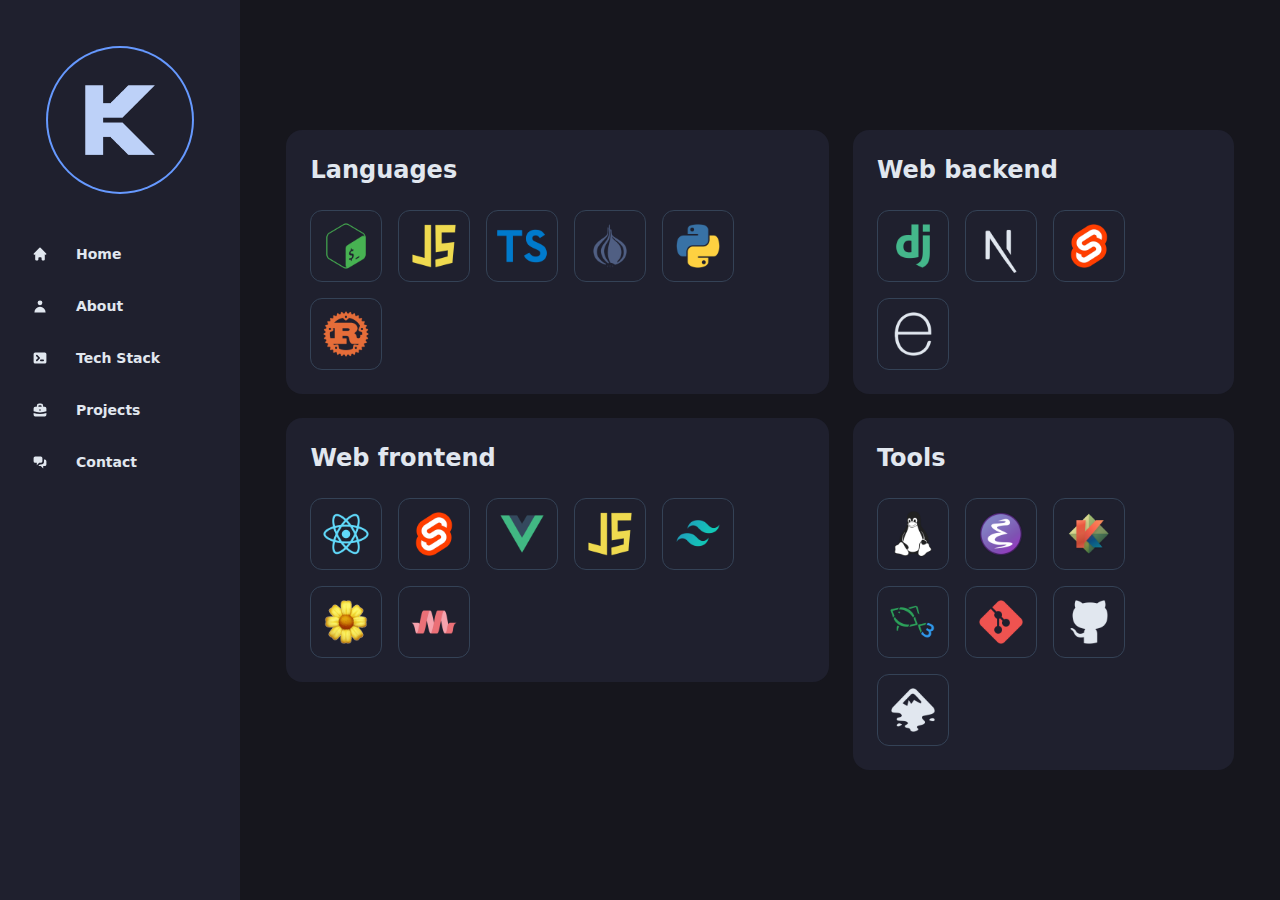
<file: tech.html>
<!DOCTYPE html>
<html lang="en">
	<head>
		<meta charset="utf-8" />
		<link rel="icon" href="./favicon.png" />
		<meta name="viewport" content="width=device-width" />
		<meta http-equiv="content-security-policy" content=""><title>Tech Stack • Anhsirk0</title>
	<link href="./_app/immutable/assets/_layout-809e4bef.css" rel="stylesheet">
	<link rel="modulepreload" href="./_app/immutable/start-3e36e5af.js">
	<link rel="modulepreload" href="./_app/immutable/chunks/index-244a5079.js">
	<link rel="modulepreload" href="./_app/immutable/chunks/singletons-fffdbae6.js">
	<link rel="modulepreload" href="./_app/immutable/components/pages/_layout.svelte-774cdd0a.js">
	<link rel="modulepreload" href="./_app/immutable/chunks/stores-b2a587d2.js">
	<link rel="modulepreload" href="./_app/immutable/chunks/TerminalIcon-a3ddda1b.js">
	<link rel="modulepreload" href="./_app/immutable/modules/pages/_layout.js-7b9cbfbc.js">
	<link rel="modulepreload" href="./_app/immutable/chunks/_layout-8d2a742b.js">
	<link rel="modulepreload" href="./_app/immutable/components/pages/tech/_page.svelte-462428b9.js">
	<link rel="modulepreload" href="./_app/immutable/chunks/index-54a83811.js">
	</head>
	<body>
		<div>


<div class="bg-base-300 min-h-screen"><div class="drawer drawer-mobile"><input id="sidebar" type="checkbox" class="drawer-toggle">
    <div class="drawer-content min-h-screen"><div class="lg:hidden w-full navbar bg-base-300 sticky inset-0 z-50"><div class="flex-none lg:hidden"><label for="sidebar" class="btn btn-square btn-ghost"><svg xmlns="http://www.w3.org/2000/svg" fill="none" viewBox="0 0 24 24" class="inline-block w-6 h-6 stroke-current"><path stroke-linecap="round" stroke-linejoin="round" stroke-width="2" d="M4 6h16M4 12h16M4 18h16"></path></svg></label></div>
        <div class="flex-1 px-2 mx-2 lg:hidden">Anhsirk0</div></div>
      
      <div class="min-w-[80vw] lg:min-w-[70vw] mx-auto flex items-center justify-center min-h-[88vh] lg:min-h-screen">

<div class="grid grid-cols-12 gap-4 lg:gap-6 2xl:gap-8 w-[86vw] lg:w-[79vw] 2xl:w-[70vw] mb-8 lg:my-0 lg:p-8 mt-4"><div class="col-span-12 xl:col-span-7 flex flex-col gap-4 lg:gap-6 2xl:gap-8"><div class="card bg-base-200 hover:ring-2 hover:ring-primary"><div class="card-body p-4 lg:p-6 2xl:p-8"><p class="text-xl md:text-2xl 2xl:text-4xl mb-3 xl:mb-4 font-bold">Languages</p>
    <div class="flex flex-wrap gap-4"><a href="https://gnu.org/software/bash" target="_blank" class="tooltip tooltip-top" data-tip="Bash"><div class="h-18 w-18 2xl:h-24 2xl:w-24 flex items-center border-1 border-neutral-focus rounded-xl p-1 md:p-2"><img alt="Bash" src="/bash.png"></div>
        </a><a href="https://ecma-international.org/publications-and-standards/standards/ecma-262" target="_blank" class="tooltip tooltip-top" data-tip="Javascript"><div class="h-18 w-18 2xl:h-24 2xl:w-24 flex items-center border-1 border-neutral-focus rounded-xl p-1 md:p-2"><img alt="Javascript" src="/js.png"></div>
        </a><a href="https://typescriptlang.org" target="_blank" class="tooltip tooltip-top" data-tip="Typescript"><div class="h-18 w-18 2xl:h-24 2xl:w-24 flex items-center border-1 border-neutral-focus rounded-xl p-1 md:p-2"><img alt="Typescript" src="/ts.png"></div>
        </a><a href="https://perl.org" target="_blank" class="tooltip tooltip-top" data-tip="Perl"><div class="h-18 w-18 2xl:h-24 2xl:w-24 flex items-center border-1 border-neutral-focus rounded-xl p-1 md:p-2"><img alt="Perl" src="/perl.png"></div>
        </a><a href="https://python.org" target="_blank" class="tooltip tooltip-top" data-tip="Python"><div class="h-18 w-18 2xl:h-24 2xl:w-24 flex items-center border-1 border-neutral-focus rounded-xl p-1 md:p-2"><img alt="Python" src="/python.png"></div>
        </a><a href="https://rust-lang.org" target="_blank" class="tooltip tooltip-top" data-tip="Rust"><div class="h-18 w-18 2xl:h-24 2xl:w-24 flex items-center border-1 border-neutral-focus rounded-xl p-1 md:p-2"><img alt="Rust" src="/rust.png"></div>
        </a></div></div></div>
    <div class="card bg-base-200 hover:ring-2 hover:ring-primary"><div class="card-body p-4 lg:p-6 2xl:p-8"><p class="text-xl md:text-2xl 2xl:text-4xl mb-3 xl:mb-4 font-bold">Web frontend</p>
    <div class="flex flex-wrap gap-4"><a href="https://reactjs.org" target="_blank" class="tooltip tooltip-top" data-tip="React"><div class="h-18 w-18 2xl:h-24 2xl:w-24 flex items-center border-1 border-neutral-focus rounded-xl p-1 md:p-2"><img alt="React" src="/react.png"></div>
        </a><a href="https://svelte.dev" target="_blank" class="tooltip tooltip-top" data-tip="Svelte"><div class="h-18 w-18 2xl:h-24 2xl:w-24 flex items-center border-1 border-neutral-focus rounded-xl p-1 md:p-2"><img alt="Svelte" src="/svelte.png"></div>
        </a><a href="https://vuejs.org" target="_blank" class="tooltip tooltip-top" data-tip="Vue"><div class="h-18 w-18 2xl:h-24 2xl:w-24 flex items-center border-1 border-neutral-focus rounded-xl p-1 md:p-2"><img alt="Vue" src="/vue.png"></div>
        </a><a href="https://ecma-international.org/publications-and-standards/standards/ecma-262" target="_blank" class="tooltip tooltip-top" data-tip="Javascript"><div class="h-18 w-18 2xl:h-24 2xl:w-24 flex items-center border-1 border-neutral-focus rounded-xl p-1 md:p-2"><img alt="Javascript" src="/js.png"></div>
        </a><a href="https://tailwindcss.com" target="_blank" class="tooltip tooltip-top" data-tip="Tailwindcss"><div class="h-18 w-18 2xl:h-24 2xl:w-24 flex items-center border-1 border-neutral-focus rounded-xl p-1 md:p-2"><img alt="Tailwindcss" src="/tailwindcss.png"></div>
        </a><a href="https://daisyui.com" target="_blank" class="tooltip tooltip-top" data-tip="Daisyui"><div class="h-18 w-18 2xl:h-24 2xl:w-24 flex items-center border-1 border-neutral-focus rounded-xl p-1 md:p-2"><img alt="Daisyui" src="/daisyui.png"></div>
        </a><a href="https://materializecss.com" target="_blank" class="tooltip tooltip-top" data-tip="Materialize"><div class="h-18 w-18 2xl:h-24 2xl:w-24 flex items-center border-1 border-neutral-focus rounded-xl p-1 md:p-2"><img alt="Materialize" src="/materialize.png"></div>
        </a></div></div></div></div>
  <div class="col-span-12 xl:col-span-5 grid gap-4 lg:gap-6 2xl:gap-8"><div class="card bg-base-200 hover:ring-2 hover:ring-primary"><div class="card-body p-4 lg:p-6 2xl:p-8"><p class="text-xl md:text-2xl 2xl:text-4xl mb-3 xl:mb-4 font-bold">Web backend</p>
    <div class="flex flex-wrap gap-4"><a href="https://djangoproject.com" target="_blank" class="tooltip tooltip-top" data-tip="Django"><div class="h-18 w-18 2xl:h-24 2xl:w-24 flex items-center border-1 border-neutral-focus rounded-xl p-1 md:p-2"><img alt="Django" src="/django.png"></div>
        </a><a href="https://nextjs.org" target="_blank" class="tooltip tooltip-top" data-tip="Nextjs"><div class="h-18 w-18 2xl:h-24 2xl:w-24 flex items-center border-1 border-neutral-focus rounded-xl p-1 md:p-2"><img alt="Nextjs" src="/nextjs.png"></div>
        </a><a href="https://kit.svelte.dev" target="_blank" class="tooltip tooltip-top" data-tip="Sveltekit"><div class="h-18 w-18 2xl:h-24 2xl:w-24 flex items-center border-1 border-neutral-focus rounded-xl p-1 md:p-2"><img alt="Sveltekit" src="/sveltekit.png"></div>
        </a><a href="https://expressjs.com" target="_blank" class="tooltip tooltip-top" data-tip="Express"><div class="h-18 w-18 2xl:h-24 2xl:w-24 flex items-center border-1 border-neutral-focus rounded-xl p-1 md:p-2"><img alt="Express" src="/express.png"></div>
        </a></div></div></div>
    <div class="card bg-base-200 hover:ring-2 hover:ring-primary"><div class="card-body p-4 lg:p-6 2xl:p-8"><p class="text-xl md:text-2xl 2xl:text-4xl mb-3 xl:mb-4 font-bold">Tools</p>
    <div class="flex flex-wrap gap-4"><a href="https://linuxfoundation.org" target="_blank" class="tooltip tooltip-top" data-tip="Linux"><div class="h-18 w-18 2xl:h-24 2xl:w-24 flex items-center border-1 border-neutral-focus rounded-xl p-1 md:p-2"><img alt="Linux" src="/linux.png"></div>
        </a><a href="https://gnu/software/emacs" target="_blank" class="tooltip tooltip-top" data-tip="Emacs"><div class="h-18 w-18 2xl:h-24 2xl:w-24 flex items-center border-1 border-neutral-focus rounded-xl p-1 md:p-2"><img alt="Emacs" src="/emacs.png"></div>
        </a><a href="https://kakoune.org" target="_blank" class="tooltip tooltip-top" data-tip="Kakoune"><div class="h-18 w-18 2xl:h-24 2xl:w-24 flex items-center border-1 border-neutral-focus rounded-xl p-1 md:p-2"><img alt="Kakoune" src="/kakoune.png"></div>
        </a><a href="https://fishshell.com" target="_blank" class="tooltip tooltip-top" data-tip="Fish"><div class="h-18 w-18 2xl:h-24 2xl:w-24 flex items-center border-1 border-neutral-focus rounded-xl p-1 md:p-2"><img alt="Fish" src="/fish.png"></div>
        </a><a href="https://git-scm.com" target="_blank" class="tooltip tooltip-top" data-tip="Git"><div class="h-18 w-18 2xl:h-24 2xl:w-24 flex items-center border-1 border-neutral-focus rounded-xl p-1 md:p-2"><img alt="Git" src="/git.png"></div>
        </a><a href="https://github.com" target="_blank" class="tooltip tooltip-top" data-tip="Github"><div class="h-18 w-18 2xl:h-24 2xl:w-24 flex items-center border-1 border-neutral-focus rounded-xl p-1 md:p-2"><img alt="Github" src="/github.png"></div>
        </a><a href="https://inkscape.org" target="_blank" class="tooltip tooltip-top" data-tip="Inkscape"><div class="h-18 w-18 2xl:h-24 2xl:w-24 flex items-center border-1 border-neutral-focus rounded-xl p-1 md:p-2"><img alt="Inkscape" src="/inkscape.png"></div>
        </a></div></div></div></div></div></div></div>
    <div class="drawer-side"><label for="sidebar" class="drawer-overlay"></label>
      <ul class="menu p-4 overflow-y-auto w-60 md:w-80 lg:w-60 2xl:w-80 bg-base-200 space-y-2">
        <div class="my-8 rounded-xl"><img class="rounded-full h-32 lg:h-36 2xl:h-48 mx-auto p-2 ring-2 ring-primary" alt="logo" src="k.png"></div>
<li><a class="font-semibold text-sm 2xl:text-lg" href="/"><svg xmlns="http://www.w3.org/2000/svg" class="h-4 w-4 2xl:h-6 2xl:w-6 mr-4" viewBox="0 0 20 20" fill="currentColor"><path d="M10.707 2.293a1 1 0 00-1.414 0l-7 7a1 1 0 001.414 1.414L4 10.414V17a1 1 0 001 1h2a1 1 0 001-1v-2a1 1 0 011-1h2a1 1 0 011 1v2a1 1 0 001 1h2a1 1 0 001-1v-6.586l.293.293a1 1 0 001.414-1.414l-7-7z"></path></svg>
      Home</a>
  </li><li><a class="font-semibold text-sm 2xl:text-lg" href="about"><svg xmlns="http://www.w3.org/2000/svg" class="h-4 w-4 2xl:h-6 2xl:w-6 mr-4" viewBox="0 0 20 20" fill="currentColor"><path fill-rule="evenodd" d="M10 9a3 3 0 100-6 3 3 0 000 6zm-7 9a7 7 0 1114 0H3z" clip-rule="evenodd"></path></svg>
      About</a>
  </li><li><a class="font-semibold text-sm 2xl:text-lg active" href="tech"><svg xmlns="http://www.w3.org/2000/svg" class="h-4 w-4 2xl:h-6 2xl:w-6 mr-4" viewBox="0 0 20 20" fill="currentColor"><path fill-rule="evenodd" d="M2 5a2 2 0 012-2h12a2 2 0 012 2v10a2 2 0 01-2 2H4a2 2 0 01-2-2V5zm3.293 1.293a1 1 0 011.414 0l3 3a1 1 0 010 1.414l-3 3a1 1 0 01-1.414-1.414L7.586 10 5.293 7.707a1 1 0 010-1.414zM11 12a1 1 0 100 2h3a1 1 0 100-2h-3z" clip-rule="evenodd"></path></svg>
      Tech Stack</a>
  </li><li><a class="font-semibold text-sm 2xl:text-lg" href="projects"><svg xmlns="http://www.w3.org/2000/svg" class="h-4 w-4 2xl:h-6 2xl:w-6 mr-4" viewBox="0 0 20 20" fill="currentColor"><path fill-rule="evenodd" d="M6 6V5a3 3 0 013-3h2a3 3 0 013 3v1h2a2 2 0 012 2v3.57A22.952 22.952 0 0110 13a22.95 22.95 0 01-8-1.43V8a2 2 0 012-2h2zm2-1a1 1 0 011-1h2a1 1 0 011 1v1H8V5zm1 5a1 1 0 011-1h.01a1 1 0 110 2H10a1 1 0 01-1-1z" clip-rule="evenodd"></path><path d="M2 13.692V16a2 2 0 002 2h12a2 2 0 002-2v-2.308A24.974 24.974 0 0110 15c-2.796 0-5.487-.46-8-1.308z"></path></svg>
      Projects</a>
  </li><li><a class="font-semibold text-sm 2xl:text-lg" href="contact"><svg xmlns="http://www.w3.org/2000/svg" class="h-4 w-4 2xl:h-6 2xl:w-6 mr-4" viewBox="0 0 20 20" fill="currentColor"><path d="M2 5a2 2 0 012-2h7a2 2 0 012 2v4a2 2 0 01-2 2H9l-3 3v-3H4a2 2 0 01-2-2V5z"></path><path d="M15 7v2a4 4 0 01-4 4H9.828l-1.766 1.767c.28.149.599.233.938.233h2l3 3v-3h2a2 2 0 002-2V9a2 2 0 00-2-2h-1z"></path></svg>
      Contact</a>
  </li></ul></div></div></div>


		<script type="module" data-sveltekit-hydrate="1wc9tm3">
		import { start } from "./_app/immutable/start-3e36e5af.js";

		start({
			env: {},
			hydrate: {
				status: 200,
				error: null,
				node_ids: [0, 6],
				params: {},
				routeId: "tech",
				data: (function(a){return [a,a]}(null)),
				form: null
			},
			paths: {"base":"","assets":""},
			target: document.querySelector('[data-sveltekit-hydrate="1wc9tm3"]').parentNode,
			trailing_slash: "never"
		});
	</script>
	</div>
	</body>
</html>
</file>
<file: _app/immutable/assets/_layout-809e4bef.css>
*,:before,:after{box-sizing:border-box;border-width:0;border-style:solid;border-color:#e5e7eb}:before,:after{--tw-content: ""}html{line-height:1.5;-webkit-text-size-adjust:100%;-moz-tab-size:4;-o-tab-size:4;tab-size:4;font-family:ui-sans-serif,system-ui,-apple-system,BlinkMacSystemFont,Segoe UI,Roboto,Helvetica Neue,Arial,Noto Sans,sans-serif,"Apple Color Emoji","Segoe UI Emoji",Segoe UI Symbol,"Noto Color Emoji"}body{margin:0;line-height:inherit}hr{height:0;color:inherit;border-top-width:1px}abbr:where([title]){-webkit-text-decoration:underline dotted;text-decoration:underline dotted}h1,h2,h3,h4,h5,h6{font-size:inherit;font-weight:inherit}a{color:inherit;text-decoration:inherit}b,strong{font-weight:bolder}code,kbd,samp,pre{font-family:ui-monospace,SFMono-Regular,Menlo,Monaco,Consolas,Liberation Mono,Courier New,monospace;font-size:1em}small{font-size:80%}sub,sup{font-size:75%;line-height:0;position:relative;vertical-align:baseline}sub{bottom:-.25em}sup{top:-.5em}table{text-indent:0;border-color:inherit;border-collapse:collapse}button,input,optgroup,select,textarea{font-family:inherit;font-size:100%;font-weight:inherit;line-height:inherit;color:inherit;margin:0;padding:0}button,select{text-transform:none}button,[type=button],[type=reset],[type=submit]{-webkit-appearance:button;background-color:transparent;background-image:none}:-moz-focusring{outline:auto}:-moz-ui-invalid{box-shadow:none}progress{vertical-align:baseline}::-webkit-inner-spin-button,::-webkit-outer-spin-button{height:auto}[type=search]{-webkit-appearance:textfield;outline-offset:-2px}::-webkit-search-decoration{-webkit-appearance:none}::-webkit-file-upload-button{-webkit-appearance:button;font:inherit}summary{display:list-item}blockquote,dl,dd,h1,h2,h3,h4,h5,h6,hr,figure,p,pre{margin:0}fieldset{margin:0;padding:0}legend{padding:0}ol,ul,menu{list-style:none;margin:0;padding:0}textarea{resize:vertical}input::-moz-placeholder,textarea::-moz-placeholder{opacity:1;color:#9ca3af}input::placeholder,textarea::placeholder{opacity:1;color:#9ca3af}button,[role=button]{cursor:pointer}:disabled{cursor:default}img,svg,video,canvas,audio,iframe,embed,object{display:block;vertical-align:middle}img,video{max-width:100%;height:auto}:root,[data-theme]{background-color:hsla(var(--b1) / var(--tw-bg-opacity, 1));color:hsla(var(--bc) / var(--tw-text-opacity, 1))}html{-webkit-tap-highlight-color:transparent}:root{--p: 220 100% 70%;--inc: 158 100% 10%;--suc: 142 100% 87%;--wac: 36 100% 10%;--erc: 350 100% 92%;--rounded-box: 1rem;--rounded-btn: .5rem;--rounded-badge: 1.9rem;--animation-btn: .25s;--animation-input: .2s;--btn-text-case: uppercase;--btn-focus-scale: .95;--border-btn: 1px;--tab-border: 1px;--tab-radius: .5rem;--pf: 221 65% 52%;--pc: 214 32% 91%;--s: 213 94% 68%;--sf: 221 83% 53%;--sc: 215 20% 65%;--a: 150 68% 54%;--af: 154 94% 39%;--ac: 214 32% 91%;--n: 215 19% 35%;--nf: 215 25% 27%;--nc: 214 32% 91%;--b1: 240 7% 48%;--b2: 236 19% 15%;--b3: 240 15% 10%;--bc: 214 32% 91%;--in: 158 64% 52%;--su: 142 76% 36%;--wa: 36 100% 50%;--er: 350 89% 60%}*,:before,:after{--tw-border-spacing-x: 0;--tw-border-spacing-y: 0;--tw-translate-x: 0;--tw-translate-y: 0;--tw-rotate: 0;--tw-skew-x: 0;--tw-skew-y: 0;--tw-scale-x: 1;--tw-scale-y: 1;--tw-pan-x: ;--tw-pan-y: ;--tw-pinch-zoom: ;--tw-scroll-snap-strictness: proximity;--tw-ordinal: ;--tw-slashed-zero: ;--tw-numeric-figure: ;--tw-numeric-spacing: ;--tw-numeric-fraction: ;--tw-ring-inset: ;--tw-ring-offset-width: 0px;--tw-ring-offset-color: #fff;--tw-ring-color: rgb(59 130 246 / .5);--tw-ring-offset-shadow: 0 0 #0000;--tw-ring-shadow: 0 0 #0000;--tw-shadow: 0 0 #0000;--tw-shadow-colored: 0 0 #0000;--tw-blur: ;--tw-brightness: ;--tw-contrast: ;--tw-grayscale: ;--tw-hue-rotate: ;--tw-invert: ;--tw-saturate: ;--tw-sepia: ;--tw-drop-shadow: ;--tw-backdrop-blur: ;--tw-backdrop-brightness: ;--tw-backdrop-contrast: ;--tw-backdrop-grayscale: ;--tw-backdrop-hue-rotate: ;--tw-backdrop-invert: ;--tw-backdrop-opacity: ;--tw-backdrop-saturate: ;--tw-backdrop-sepia: }::-webkit-backdrop{--tw-border-spacing-x: 0;--tw-border-spacing-y: 0;--tw-translate-x: 0;--tw-translate-y: 0;--tw-rotate: 0;--tw-skew-x: 0;--tw-skew-y: 0;--tw-scale-x: 1;--tw-scale-y: 1;--tw-pan-x: ;--tw-pan-y: ;--tw-pinch-zoom: ;--tw-scroll-snap-strictness: proximity;--tw-ordinal: ;--tw-slashed-zero: ;--tw-numeric-figure: ;--tw-numeric-spacing: ;--tw-numeric-fraction: ;--tw-ring-inset: ;--tw-ring-offset-width: 0px;--tw-ring-offset-color: #fff;--tw-ring-color: rgb(59 130 246 / .5);--tw-ring-offset-shadow: 0 0 #0000;--tw-ring-shadow: 0 0 #0000;--tw-shadow: 0 0 #0000;--tw-shadow-colored: 0 0 #0000;--tw-blur: ;--tw-brightness: ;--tw-contrast: ;--tw-grayscale: ;--tw-hue-rotate: ;--tw-invert: ;--tw-saturate: ;--tw-sepia: ;--tw-drop-shadow: ;--tw-backdrop-blur: ;--tw-backdrop-brightness: ;--tw-backdrop-contrast: ;--tw-backdrop-grayscale: ;--tw-backdrop-hue-rotate: ;--tw-backdrop-invert: ;--tw-backdrop-opacity: ;--tw-backdrop-saturate: ;--tw-backdrop-sepia: }::backdrop{--tw-border-spacing-x: 0;--tw-border-spacing-y: 0;--tw-translate-x: 0;--tw-translate-y: 0;--tw-rotate: 0;--tw-skew-x: 0;--tw-skew-y: 0;--tw-scale-x: 1;--tw-scale-y: 1;--tw-pan-x: ;--tw-pan-y: ;--tw-pinch-zoom: ;--tw-scroll-snap-strictness: proximity;--tw-ordinal: ;--tw-slashed-zero: ;--tw-numeric-figure: ;--tw-numeric-spacing: ;--tw-numeric-fraction: ;--tw-ring-inset: ;--tw-ring-offset-width: 0px;--tw-ring-offset-color: #fff;--tw-ring-color: rgb(59 130 246 / .5);--tw-ring-offset-shadow: 0 0 #0000;--tw-ring-shadow: 0 0 #0000;--tw-shadow: 0 0 #0000;--tw-shadow-colored: 0 0 #0000;--tw-blur: ;--tw-brightness: ;--tw-contrast: ;--tw-grayscale: ;--tw-hue-rotate: ;--tw-invert: ;--tw-saturate: ;--tw-sepia: ;--tw-drop-shadow: ;--tw-backdrop-blur: ;--tw-backdrop-brightness: ;--tw-backdrop-contrast: ;--tw-backdrop-grayscale: ;--tw-backdrop-hue-rotate: ;--tw-backdrop-invert: ;--tw-backdrop-opacity: ;--tw-backdrop-saturate: ;--tw-backdrop-sepia: }.btn{display:inline-flex;flex-shrink:0;cursor:pointer;-webkit-user-select:none;-moz-user-select:none;user-select:none;flex-wrap:wrap;align-items:center;justify-content:center;border-color:transparent;border-color:hsl(var(--n) / var(--tw-border-opacity));text-align:center;transition-property:color,background-color,border-color,text-decoration-color,fill,stroke,opacity,box-shadow,transform,filter,-webkit-backdrop-filter;transition-property:color,background-color,border-color,text-decoration-color,fill,stroke,opacity,box-shadow,transform,filter,backdrop-filter;transition-property:color,background-color,border-color,text-decoration-color,fill,stroke,opacity,box-shadow,transform,filter,backdrop-filter,-webkit-backdrop-filter;transition-duration:.2s;transition-timing-function:cubic-bezier(.4,0,.2,1);border-radius:var(--rounded-btn, .5rem);height:3rem;padding-left:1rem;padding-right:1rem;font-size:.875rem;line-height:1.25rem;line-height:1em;min-height:3rem;font-weight:600;text-transform:uppercase;text-transform:var(--btn-text-case, uppercase);text-decoration-line:none;border-width:var(--border-btn, 1px);-webkit-animation:button-pop var(--animation-btn, .25s) ease-out;animation:button-pop var(--animation-btn, .25s) ease-out;--tw-border-opacity: 1;--tw-bg-opacity: 1;background-color:hsl(var(--n) / var(--tw-bg-opacity));--tw-text-opacity: 1;color:hsl(var(--nc) / var(--tw-text-opacity))}.btn-disabled,.btn[disabled]{pointer-events:none}.btn-square{height:3rem;width:3rem;padding:0}.btn.loading,.btn.loading:hover{pointer-events:none}.btn.loading:before{margin-right:.5rem;height:1rem;width:1rem;border-radius:9999px;border-width:2px;-webkit-animation:spin 2s linear infinite;animation:spin 2s linear infinite;content:"";border-top-color:transparent;border-left-color:transparent;border-bottom-color:currentColor;border-right-color:currentColor}@media (prefers-reduced-motion: reduce){.btn.loading:before{-webkit-animation:spin 10s linear infinite;animation:spin 10s linear infinite}}@-webkit-keyframes spin{0%{transform:rotate(0)}to{transform:rotate(360deg)}}@keyframes spin{0%{transform:rotate(0)}to{transform:rotate(360deg)}}.btn-group>input[type=radio].btn{-webkit-appearance:none;-moz-appearance:none;appearance:none}.btn-group>input[type=radio].btn:before{content:attr(data-title)}.card{position:relative;display:flex;flex-direction:column;overflow:hidden;border-radius:var(--rounded-box, 1rem)}.card:focus{outline:2px solid transparent;outline-offset:2px}.card-body{display:flex;flex:1 1 auto;flex-direction:column;padding:var(--padding-card, 2rem);gap:.5rem}.card-body :where(p){flex-grow:1}.card figure{display:flex;align-items:center;justify-content:center}.card.image-full{display:grid}.card.image-full:before{position:relative;content:"";z-index:10;--tw-bg-opacity: 1;background-color:hsl(var(--n) / var(--tw-bg-opacity));opacity:.75;border-radius:var(--rounded-box, 1rem)}.card.image-full:before,.card.image-full>*{grid-column-start:1;grid-row-start:1}.card.image-full>figure img{height:100%;-o-object-fit:cover;object-fit:cover}.card.image-full>.card-body{position:relative;z-index:20;--tw-text-opacity: 1;color:hsl(var(--nc) / var(--tw-text-opacity))}.checkbox{flex-shrink:0;--chkbg: var(--bc);--chkfg: var(--b1);height:1.5rem;width:1.5rem;cursor:pointer;-webkit-appearance:none;-moz-appearance:none;appearance:none;border-width:1px;border-color:hsl(var(--bc) / var(--tw-border-opacity));--tw-border-opacity: .2;border-radius:var(--rounded-btn, .5rem)}.collapse{position:relative;display:grid;overflow:hidden}.collapse-title,.collapse>input[type=checkbox],.collapse-content{grid-column-start:1;grid-row-start:1}.collapse>input[type=checkbox]{-webkit-appearance:none;-moz-appearance:none;appearance:none;opacity:0}.collapse-content{grid-row-start:2;overflow:hidden;max-height:0px;padding-left:1rem;padding-right:1rem;cursor:unset;transition:padding .2s ease-in-out,background-color .2s ease-in-out}.collapse-open .collapse-content,.collapse:focus:not(.collapse-close) .collapse-content,.collapse:not(.collapse-close) input[type=checkbox]:checked~.collapse-content{max-height:9000px}.drawer{display:grid;width:100%;overflow:hidden;height:100vh;height:100dvh}.drawer.drawer-end{direction:rtl}.drawer.drawer-end>*{direction:ltr}.drawer.drawer-end>.drawer-toggle~.drawer-side>.drawer-overlay+*{--tw-translate-x: 100%;transform:translate(var(--tw-translate-x),var(--tw-translate-y)) rotate(var(--tw-rotate)) skew(var(--tw-skew-x)) skewY(var(--tw-skew-y)) scaleX(var(--tw-scale-x)) scaleY(var(--tw-scale-y));justify-self:end}.drawer.drawer-end>.drawer-toggle:checked~.drawer-side>.drawer-overlay+*{--tw-translate-x: 0px;transform:translate(var(--tw-translate-x),var(--tw-translate-y)) rotate(var(--tw-rotate)) skew(var(--tw-skew-x)) skewY(var(--tw-skew-y)) scaleX(var(--tw-scale-x)) scaleY(var(--tw-scale-y))}:where(.drawer-toggle ~ .drawer-content){height:inherit}.drawer-toggle{position:absolute;height:0px;width:0px;-webkit-appearance:none;-moz-appearance:none;appearance:none;opacity:0}.drawer-toggle~.drawer-content{z-index:0;grid-column-start:1;grid-row-start:1;overflow-y:auto;transition-property:all;transition-duration:.3s;transition-timing-function:cubic-bezier(.4,0,.2,1)}.drawer-toggle~.drawer-side{grid-column-start:1;grid-row-start:1;display:grid;max-height:100vh}.drawer-toggle~.drawer-side>.drawer-overlay{visibility:hidden;grid-column-start:1;grid-row-start:1;opacity:0;cursor:pointer;--tw-bg-opacity: 1;background-color:hsl(var(--nf, var(--n)) / var(--tw-bg-opacity));transition-property:all;transition-duration:.3s;transition-timing-function:cubic-bezier(.4,0,.2,1)}.drawer-toggle~.drawer-side>.drawer-overlay+*{z-index:10;grid-column-start:1;grid-row-start:1;--tw-translate-x: -100%;transform:translate(var(--tw-translate-x),var(--tw-translate-y)) rotate(var(--tw-rotate)) skew(var(--tw-skew-x)) skewY(var(--tw-skew-y)) scaleX(var(--tw-scale-x)) scaleY(var(--tw-scale-y));transition-property:all;transition-duration:.3s;transition-timing-function:cubic-bezier(.4,0,.2,1)}.drawer-toggle:checked~.drawer-side{overflow-y:auto}.drawer-toggle:checked~.drawer-side>.drawer-overlay{visibility:visible;opacity:.999999;--tw-bg-opacity: .4}.drawer-toggle:checked~.drawer-side>.drawer-overlay+*{--tw-translate-x: 0px;transform:translate(var(--tw-translate-x),var(--tw-translate-y)) rotate(var(--tw-rotate)) skew(var(--tw-skew-x)) skewY(var(--tw-skew-y)) scaleX(var(--tw-scale-x)) scaleY(var(--tw-scale-y))}[dir=rtl] .drawer-toggle~.drawer-side>.drawer-overlay+*{--tw-translate-x: 100%;transform:translate(var(--tw-translate-x),var(--tw-translate-y)) rotate(var(--tw-rotate)) skew(var(--tw-skew-x)) skewY(var(--tw-skew-y)) scaleX(var(--tw-scale-x)) scaleY(var(--tw-scale-y))}[dir=rtl] .drawer-toggle:checked~.drawer-side>.drawer-overlay+*{--tw-translate-x: 0px;transform:translate(var(--tw-translate-x),var(--tw-translate-y)) rotate(var(--tw-rotate)) skew(var(--tw-skew-x)) skewY(var(--tw-skew-y)) scaleX(var(--tw-scale-x)) scaleY(var(--tw-scale-y))}[dir=rtl] .drawer.drawer-end>.drawer-toggle~.drawer-side>.drawer-overlay+*{--tw-translate-x: -100%}[dir=rtl] .drawer.drawer-end>.drawer-toggle:checked~.drawer-side>.drawer-overlay+*{--tw-translate-x: 0px}[dir=rtl] .drawer.drawer-end>.drawer-toggle:checked~.drawer-content{--tw-translate-x: .5rem}@media (min-width: 1024px){.drawer-mobile{grid-auto-columns:-webkit-max-content auto;grid-auto-columns:max-content auto}.drawer-mobile>.drawer-toggle~.drawer-content{height:auto}@media (min-width: 1024px){.drawer-mobile>.drawer-toggle~.drawer-content{grid-column-start:2}.drawer-mobile>.drawer-toggle~.drawer-side>.drawer-overlay{visibility:visible}.drawer-mobile>.drawer-toggle~.drawer-side>.drawer-overlay+*{--tw-translate-x: 0px;transform:translate(var(--tw-translate-x),var(--tw-translate-y)) rotate(var(--tw-rotate)) skew(var(--tw-skew-x)) skewY(var(--tw-skew-y)) scaleX(var(--tw-scale-x)) scaleY(var(--tw-scale-y))}.drawer-mobile.drawer-end>.drawer-toggle~.drawer-content{grid-column-start:1}.drawer-mobile.drawer-end>.drawer-toggle~.drawer-side{grid-column-start:2}.drawer-mobile.drawer-end>.drawer-toggle~.drawer-side>.drawer-overlay{visibility:visible}.drawer-mobile.drawer-end>.drawer-toggle~.drawer-side>.drawer-overlay+*{--tw-translate-x: 0px;transform:translate(var(--tw-translate-x),var(--tw-translate-y)) rotate(var(--tw-rotate)) skew(var(--tw-skew-x)) skewY(var(--tw-skew-y)) scaleX(var(--tw-scale-x)) scaleY(var(--tw-scale-y))}}.drawer-mobile>.drawer-toggle~.drawer-side{overflow-y:auto}.drawer-mobile.drawer-end{grid-auto-columns:auto -webkit-max-content;grid-auto-columns:auto max-content;direction:ltr}.drawer-mobile.drawer-end>.drawer-toggle~.drawer-content{height:auto}.drawer-mobile.drawer-end>.drawer-toggle~.drawer-side{overflow-y:auto}.drawer-mobile>.drawer-toggle:checked~.drawer-content{--tw-translate-x: 0px;transform:translate(var(--tw-translate-x),var(--tw-translate-y)) rotate(var(--tw-rotate)) skew(var(--tw-skew-x)) skewY(var(--tw-skew-y)) scaleX(var(--tw-scale-x)) scaleY(var(--tw-scale-y))}}.label{display:flex;-webkit-user-select:none;-moz-user-select:none;user-select:none;align-items:center;justify-content:space-between;padding:.5rem .25rem}.input{flex-shrink:1;transition-property:color,background-color,border-color,text-decoration-color,fill,stroke,opacity,box-shadow,transform,filter,-webkit-backdrop-filter;transition-property:color,background-color,border-color,text-decoration-color,fill,stroke,opacity,box-shadow,transform,filter,backdrop-filter;transition-property:color,background-color,border-color,text-decoration-color,fill,stroke,opacity,box-shadow,transform,filter,backdrop-filter,-webkit-backdrop-filter;transition-duration:.2s;transition-timing-function:cubic-bezier(.4,0,.2,1);height:3rem;padding-left:1rem;padding-right:1rem;font-size:1rem;line-height:2;line-height:1.5rem;border-width:1px;border-color:hsl(var(--bc) / var(--tw-border-opacity));--tw-border-opacity: 0;--tw-bg-opacity: 1;background-color:hsl(var(--b1) / var(--tw-bg-opacity));border-radius:var(--rounded-btn, .5rem)}.input-group>.input{isolation:isolate}.input-group>*,.input-group>.input{border-radius:0}.link{cursor:pointer;text-decoration-line:underline}.menu{display:flex;flex-direction:column}.menu.horizontal{display:inline-flex;flex-direction:row}.menu.horizontal :where(li){flex-direction:row}.menu :where(li){position:relative;display:flex;flex-direction:column;flex-wrap:wrap;align-items:stretch}.menu :where(li:not(.menu-title))>:where(*:not(ul)){display:flex}.menu :where(li:not(.disabled):not(.menu-title))>:where(*:not(ul)){cursor:pointer;-webkit-user-select:none;-moz-user-select:none;user-select:none;align-items:center;outline:2px solid transparent;outline-offset:2px}.menu>:where(li > *:not(ul):focus){outline:2px solid transparent;outline-offset:2px}.menu>:where(li.disabled > *:not(ul):focus){cursor:auto}.menu>:where(li) :where(ul){display:flex;flex-direction:column;align-items:stretch}.menu>:where(li)>:where(ul){position:absolute;display:none;top:initial;left:100%;border-top-left-radius:inherit;border-top-right-radius:inherit;border-bottom-right-radius:inherit;border-bottom-left-radius:inherit}.menu>:where(li:hover)>:where(ul){display:flex}.menu>:where(li:focus)>:where(ul){display:flex}.navbar{display:flex;align-items:center;padding:var(--navbar-padding, .5rem);min-height:4rem;width:100%}:where(.navbar > *){display:inline-flex;align-items:center}.tooltip{position:relative;display:inline-block;--tooltip-offset: calc(100% + 1px + var(--tooltip-tail, 0px));text-align:center;--tooltip-tail: 3px;--tooltip-color: hsl(var(--n));--tooltip-text-color: hsl(var(--nc));--tooltip-tail-offset: calc(100% + 1px - var(--tooltip-tail))}.tooltip:before{position:absolute;pointer-events:none;content:attr(data-tip);transform:translate(-50%);top:auto;left:50%;right:auto;bottom:var(--tooltip-offset);max-width:20rem;border-radius:.25rem;padding:.25rem .5rem;font-size:.875rem;line-height:1.25rem;background-color:var(--tooltip-color);color:var(--tooltip-text-color);width:-webkit-max-content;width:-moz-max-content;width:max-content}.btm-nav>*:where(.active){border-top-width:2px;--tw-bg-opacity: 1;background-color:hsl(var(--b1) / var(--tw-bg-opacity))}.btm-nav>* .label{font-size:1rem;line-height:1.5rem}.btn:active:hover,.btn:active:focus{-webkit-animation:none;animation:none;transform:scale(var(--btn-focus-scale, .95))}.btn:hover,.btn-active{--tw-border-opacity: 1;border-color:hsl(var(--nf, var(--n)) / var(--tw-border-opacity));--tw-bg-opacity: 1;background-color:hsl(var(--nf, var(--n)) / var(--tw-bg-opacity))}.btn:focus-visible{outline:2px solid hsl(var(--nf));outline-offset:2px}.btn.glass:hover,.btn.glass.btn-active{--glass-opacity: 25%;--glass-border-opacity: 15%}.btn.glass:focus-visible{outline:2px solid currentColor}.btn-ghost{border-width:1px;border-color:transparent;background-color:transparent;color:currentColor}.btn-ghost:hover,.btn-ghost.btn-active{--tw-border-opacity: 0;background-color:hsl(var(--bc) / var(--tw-bg-opacity));--tw-bg-opacity: .2}.btn-ghost:focus-visible{outline:2px solid currentColor}.btn-disabled,.btn-disabled:hover,.btn[disabled],.btn[disabled]:hover{--tw-border-opacity: 0;background-color:hsl(var(--n) / var(--tw-bg-opacity));--tw-bg-opacity: .2;color:hsl(var(--bc) / var(--tw-text-opacity));--tw-text-opacity: .2}.btn.loading.btn-square:before,.btn.loading.btn-circle:before{margin-right:0}.btn.loading.btn-xl:before,.btn.loading.btn-lg:before{height:1.25rem;width:1.25rem}.btn.loading.btn-sm:before,.btn.loading.btn-xs:before{height:.75rem;width:.75rem}.btn-group>input[type=radio]:checked.btn,.btn-group>.btn-active{--tw-border-opacity: 1;border-color:hsl(var(--p) / var(--tw-border-opacity));--tw-bg-opacity: 1;background-color:hsl(var(--p) / var(--tw-bg-opacity));--tw-text-opacity: 1;color:hsl(var(--pc) / var(--tw-text-opacity))}.btn-group>input[type=radio]:checked.btn:focus-visible,.btn-group>.btn-active:focus-visible{outline:2px solid hsl(var(--p))}@-webkit-keyframes button-pop{0%{transform:scale(var(--btn-focus-scale, .95))}40%{transform:scale(1.02)}to{transform:scale(1)}}@keyframes button-pop{0%{transform:scale(var(--btn-focus-scale, .95))}40%{transform:scale(1.02)}to{transform:scale(1)}}.card:focus-visible{outline:2px solid currentColor;outline-offset:2px}.card.bordered{border-width:1px;--tw-border-opacity: 1;border-color:hsl(var(--b2, var(--b1)) / var(--tw-border-opacity))}.card.compact .card-body{padding:1rem;font-size:.875rem;line-height:1.25rem}.checkbox:focus-visible{outline:2px solid hsl(var(--bc));outline-offset:2px}.checkbox:checked,.checkbox[checked=true],.checkbox[aria-checked=true]{--tw-bg-opacity: 1;background-color:hsl(var(--bc) / var(--tw-bg-opacity));background-repeat:no-repeat;-webkit-animation:checkmark var(--animation-input, .2s) ease-in-out;animation:checkmark var(--animation-input, .2s) ease-in-out;background-image:linear-gradient(-45deg,transparent 65%,hsl(var(--chkbg)) 65.99%),linear-gradient(45deg,transparent 75%,hsl(var(--chkbg)) 75.99%),linear-gradient(-45deg,hsl(var(--chkbg)) 40%,transparent 40.99%),linear-gradient(45deg,hsl(var(--chkbg)) 30%,hsl(var(--chkfg)) 30.99%,hsl(var(--chkfg)) 40%,transparent 40.99%),linear-gradient(-45deg,hsl(var(--chkfg)) 50%,hsl(var(--chkbg)) 50.99%)}.checkbox:indeterminate{--tw-bg-opacity: 1;background-color:hsl(var(--bc) / var(--tw-bg-opacity));background-repeat:no-repeat;-webkit-animation:checkmark var(--animation-input, .2s) ease-in-out;animation:checkmark var(--animation-input, .2s) ease-in-out;background-image:linear-gradient(90deg,transparent 80%,hsl(var(--chkbg)) 80%),linear-gradient(-90deg,transparent 80%,hsl(var(--chkbg)) 80%),linear-gradient(0deg,hsl(var(--chkbg)) 43%,hsl(var(--chkfg)) 43%,hsl(var(--chkfg)) 57%,hsl(var(--chkbg)) 57%)}.checkbox:disabled{cursor:not-allowed;border-color:transparent;--tw-bg-opacity: 1;background-color:hsl(var(--bc) / var(--tw-bg-opacity));opacity:.2}@-webkit-keyframes checkmark{0%{background-position-y:5px}50%{background-position-y:-2px}to{background-position-y:0}}@keyframes checkmark{0%{background-position-y:5px}50%{background-position-y:-2px}to{background-position-y:0}}body[dir=rtl] .checkbox{--chkbg: var(--bc);--chkfg: var(--b1)}body[dir=rtl] .checkbox:checked,body[dir=rtl] .checkbox[checked=true],body[dir=rtl] .checkbox[aria-checked=true]{background-image:linear-gradient(45deg,transparent 65%,hsl(var(--chkbg)) 65.99%),linear-gradient(-45deg,transparent 75%,hsl(var(--chkbg)) 75.99%),linear-gradient(45deg,hsl(var(--chkbg)) 40%,transparent 40.99%),linear-gradient(-45deg,hsl(var(--chkbg)) 30%,hsl(var(--chkfg)) 30.99%,hsl(var(--chkfg)) 40%,transparent 40.99%),linear-gradient(45deg,hsl(var(--chkfg)) 50%,hsl(var(--chkbg)) 50.99%)}.collapse:focus-visible{outline:2px solid hsl(var(--nf));outline-offset:2px}.collapse-arrow .collapse-title:after{position:absolute;display:block;height:.5rem;width:.5rem;--tw-translate-y: -100%;--tw-rotate: 45deg;transform:translate(var(--tw-translate-x),var(--tw-translate-y)) rotate(var(--tw-rotate)) skew(var(--tw-skew-x)) skewY(var(--tw-skew-y)) scaleX(var(--tw-scale-x)) scaleY(var(--tw-scale-y));transition-property:all;transition-duration:.15s;transition-duration:.2s;transition-timing-function:cubic-bezier(.4,0,.2,1);top:50%;right:1.4rem;content:"";transform-origin:75% 75%;box-shadow:2px 2px;pointer-events:none}.collapse-plus .collapse-title:after{position:absolute;display:block;height:.5rem;width:.5rem;transition-property:all;transition-duration:.3s;transition-timing-function:cubic-bezier(.4,0,.2,1);top:.9rem;right:1.4rem;content:"+";pointer-events:none}.collapse:not(.collapse-open):not(.collapse-close) input[type=checkbox],.collapse:not(.collapse-open):not(.collapse-close) .collapse-title{cursor:pointer}.collapse:focus:not(.collapse-open):not(.collapse-close) .collapse-title{cursor:unset}.collapse-title{position:relative}:where(.collapse > input[type="checkbox"]){z-index:1}.collapse-title,:where(.collapse > input[type="checkbox"]){width:100%;padding:1rem 3rem 1rem 1rem;min-height:3.75rem;transition:background-color .2s ease-in-out}.collapse-open :where(.collapse-content),.collapse:focus:not(.collapse-close) :where(.collapse-content),.collapse:not(.collapse-close) :where(input[type="checkbox"]:checked ~ .collapse-content){padding-bottom:1rem;transition:padding .2s ease-in-out,background-color .2s ease-in-out}.collapse-open.collapse-arrow .collapse-title:after,.collapse-arrow:focus:not(.collapse-close) .collapse-title:after,.collapse-arrow:not(.collapse-close) input[type=checkbox]:checked~.collapse-title:after{--tw-translate-y: -50%;--tw-rotate: 225deg;transform:translate(var(--tw-translate-x),var(--tw-translate-y)) rotate(var(--tw-rotate)) skew(var(--tw-skew-x)) skewY(var(--tw-skew-y)) scaleX(var(--tw-scale-x)) scaleY(var(--tw-scale-y))}.collapse-open.collapse-plus .collapse-title:after,.collapse-plus:focus:not(.collapse-close) .collapse-title:after,.collapse-plus:not(.collapse-close) input[type=checkbox]:checked~.collapse-title:after{content:"\2212"}.drawer.drawer-end>.drawer-toggle:checked~.drawer-content{--tw-translate-x: -.5rem;transform:translate(var(--tw-translate-x),var(--tw-translate-y)) rotate(var(--tw-rotate)) skew(var(--tw-skew-x)) skewY(var(--tw-skew-y)) scaleX(var(--tw-scale-x)) scaleY(var(--tw-scale-y))}.drawer-toggle:checked~.drawer-content{--tw-translate-x: .5rem;transform:translate(var(--tw-translate-x),var(--tw-translate-y)) rotate(var(--tw-rotate)) skew(var(--tw-skew-x)) skewY(var(--tw-skew-y)) scaleX(var(--tw-scale-x)) scaleY(var(--tw-scale-y))}.drawer-toggle:focus-visible~.drawer-content .drawer-button{outline:2px solid hsl(var(--nf));outline-offset:2px}.drawer-toggle:focus-visible~.drawer-content .drawer-button.btn-primary{outline:2px solid hsl(var(--p))}.drawer-toggle:focus-visible~.drawer-content .drawer-button.btn-secondary{outline:2px solid hsl(var(--s))}.drawer-toggle:focus-visible~.drawer-content .drawer-button.btn-accent{outline:2px solid hsl(var(--a))}.drawer-toggle:focus-visible~.drawer-content .drawer-button.btn-info{outline:2px solid hsl(var(--in))}.drawer-toggle:focus-visible~.drawer-content .drawer-button.btn-success{outline:2px solid hsl(var(--su))}.drawer-toggle:focus-visible~.drawer-content .drawer-button.btn-warning{outline:2px solid hsl(var(--wa))}.drawer-toggle:focus-visible~.drawer-content .drawer-button.btn-error{outline:2px solid hsl(var(--er))}.drawer-toggle:focus-visible~.drawer-content .drawer-button.glass{outline:2px solid currentColor}.drawer-toggle:focus-visible~.drawer-content .drawer-button.btn-ghost{outline:2px solid currentColor}.drawer-toggle:focus-visible~.drawer-content .drawer-button.btn-link{outline:2px solid currentColor}.label a:hover{--tw-text-opacity: 1;color:hsl(var(--bc) / var(--tw-text-opacity))}.input[list]::-webkit-calendar-picker-indicator{line-height:1em}.input:focus{outline:2px solid hsla(var(--bc) / .2);outline-offset:2px}.input-disabled,.input[disabled]{cursor:not-allowed;--tw-border-opacity: 1;border-color:hsl(var(--b2, var(--b1)) / var(--tw-border-opacity));--tw-bg-opacity: 1;background-color:hsl(var(--b2, var(--b1)) / var(--tw-bg-opacity));--tw-text-opacity: .2}.input-disabled::-moz-placeholder,.input[disabled]::-moz-placeholder{color:hsl(var(--bc) / var(--tw-placeholder-opacity));--tw-placeholder-opacity: .2}.input-disabled::placeholder,.input[disabled]::placeholder{color:hsl(var(--bc) / var(--tw-placeholder-opacity));--tw-placeholder-opacity: .2}.link:focus{outline:2px solid transparent;outline-offset:2px}.link:focus-visible{outline:2px solid currentColor;outline-offset:2px}.menu.horizontal li.bordered>a,.menu.horizontal li.bordered>button,.menu.horizontal li.bordered>span{border-left-width:0px;border-bottom-width:4px;--tw-border-opacity: 1;border-color:hsl(var(--p) / var(--tw-border-opacity))}.menu[class*=" p-"] li>*,.menu[class^=p-] li>*{border-radius:var(--rounded-btn, .5rem)}.menu :where(li.bordered > *){border-left-width:4px;--tw-border-opacity: 1;border-color:hsl(var(--p) / var(--tw-border-opacity))}.menu :where(li)>:where(*:not(ul)){gap:.75rem;padding:.75rem 1rem;color:currentColor}.menu :where(li:not(.menu-title):not(:empty))>:where(*:not(ul):focus),.menu :where(li:not(.menu-title):not(:empty))>:where(*:not(ul):hover){background-color:hsl(var(--bc) / var(--tw-bg-opacity));--tw-bg-opacity: .1}.menu :where(li:not(.menu-title):not(:empty))>:where(:not(ul).active),.menu :where(li:not(.menu-title):not(:empty))>:where(*:not(ul):active){--tw-bg-opacity: 1;background-color:hsl(var(--p) / var(--tw-bg-opacity));--tw-text-opacity: 1;color:hsl(var(--pc) / var(--tw-text-opacity))}.menu :where(li:empty){margin:.5rem 1rem;height:1px;background-color:hsl(var(--bc) / var(--tw-bg-opacity));--tw-bg-opacity: .1}.menu li.disabled>*{-webkit-user-select:none;-moz-user-select:none;user-select:none;color:hsl(var(--bc) / var(--tw-text-opacity));--tw-text-opacity: .2}.menu li.disabled>*:hover{background-color:transparent}.menu li.hover-bordered a{border-left-width:4px;border-color:transparent}.menu li.hover-bordered a:hover{--tw-border-opacity: 1;border-color:hsl(var(--p) / var(--tw-border-opacity))}.menu.compact li>a,.menu.compact li>span{padding-top:.5rem;padding-bottom:.5rem;font-size:.875rem;line-height:1.25rem}.menu .menu-title>*{padding-top:.25rem;padding-bottom:.25rem;font-size:.75rem;line-height:1rem;font-weight:700;color:hsl(var(--bc) / var(--tw-text-opacity));--tw-text-opacity: .4}.menu :where(li:not(.disabled))>:where(*:not(ul)){outline:2px solid transparent;outline-offset:2px;transition-property:color,background-color,border-color,text-decoration-color,fill,stroke,opacity,box-shadow,transform,filter,-webkit-backdrop-filter;transition-property:color,background-color,border-color,text-decoration-color,fill,stroke,opacity,box-shadow,transform,filter,backdrop-filter;transition-property:color,background-color,border-color,text-decoration-color,fill,stroke,opacity,box-shadow,transform,filter,backdrop-filter,-webkit-backdrop-filter;transition-duration:.2s;transition-timing-function:cubic-bezier(.4,0,.2,1)}.menu>:where(li:first-child){border-top-left-radius:inherit;border-top-right-radius:inherit;border-bottom-right-radius:unset;border-bottom-left-radius:unset}.menu>:where(li:first-child)>:where(:not(ul)){border-top-left-radius:inherit;border-top-right-radius:inherit;border-bottom-right-radius:unset;border-bottom-left-radius:unset}.menu>:where(li:last-child){border-top-left-radius:unset;border-top-right-radius:unset;border-bottom-right-radius:inherit;border-bottom-left-radius:inherit}.menu>:where(li:last-child)>:where(:not(ul)){border-top-left-radius:unset;border-top-right-radius:unset;border-bottom-right-radius:inherit;border-bottom-left-radius:inherit}.menu>:where(li)>:where(ul) :where(li){width:100%;white-space:nowrap}.menu>:where(li)>:where(ul) :where(li) :where(ul){padding-left:1rem}.menu>:where(li)>:where(ul) :where(li)>:where(:not(ul)){width:100%;white-space:nowrap}.menu>:where(li)>:where(ul)>:where(li:first-child){border-top-left-radius:inherit;border-top-right-radius:inherit;border-bottom-right-radius:unset;border-bottom-left-radius:unset}.menu>:where(li)>:where(ul)>:where(li:first-child)>:where(:not(ul)){border-top-left-radius:inherit;border-top-right-radius:inherit;border-bottom-right-radius:unset;border-bottom-left-radius:unset}.menu>:where(li)>:where(ul)>:where(li:last-child){border-top-left-radius:unset;border-top-right-radius:unset;border-bottom-right-radius:inherit;border-bottom-left-radius:inherit}.menu>:where(li)>:where(ul)>:where(li:last-child)>:where(:not(ul)){border-top-left-radius:unset;border-top-right-radius:unset;border-bottom-right-radius:inherit;border-bottom-left-radius:inherit}@-webkit-keyframes progress-loading{50%{left:107%}}@keyframes progress-loading{50%{left:107%}}@-webkit-keyframes radiomark{0%{box-shadow:0 0 0 12px hsl(var(--b1)) inset,0 0 0 12px hsl(var(--b1)) inset}50%{box-shadow:0 0 0 3px hsl(var(--b1)) inset,0 0 0 3px hsl(var(--b1)) inset}to{box-shadow:0 0 0 4px hsl(var(--b1)) inset,0 0 0 4px hsl(var(--b1)) inset}}@keyframes radiomark{0%{box-shadow:0 0 0 12px hsl(var(--b1)) inset,0 0 0 12px hsl(var(--b1)) inset}50%{box-shadow:0 0 0 3px hsl(var(--b1)) inset,0 0 0 3px hsl(var(--b1)) inset}to{box-shadow:0 0 0 4px hsl(var(--b1)) inset,0 0 0 4px hsl(var(--b1)) inset}}@-webkit-keyframes rating-pop{0%{transform:translateY(-.125em)}40%{transform:translateY(-.125em)}to{transform:translateY(0)}}@keyframes rating-pop{0%{transform:translateY(-.125em)}40%{transform:translateY(-.125em)}to{transform:translateY(0)}}.table tr.active th,.table tr.active td,.table tr.active:nth-child(even) th,.table tr.active:nth-child(even) td{--tw-bg-opacity: 1;background-color:hsl(var(--b3, var(--b2)) / var(--tw-bg-opacity))}@-webkit-keyframes toast-pop{0%{transform:scale(.9);opacity:0}to{transform:scale(1);opacity:1}}@keyframes toast-pop{0%{transform:scale(.9);opacity:0}to{transform:scale(1);opacity:1}}.tooltip:before,.tooltip:after{opacity:0;transition-property:color,background-color,border-color,text-decoration-color,fill,stroke,opacity,box-shadow,transform,filter,-webkit-backdrop-filter;transition-property:color,background-color,border-color,text-decoration-color,fill,stroke,opacity,box-shadow,transform,filter,backdrop-filter;transition-property:color,background-color,border-color,text-decoration-color,fill,stroke,opacity,box-shadow,transform,filter,backdrop-filter,-webkit-backdrop-filter;transition-delay:.1s;transition-duration:.2s;transition-timing-function:cubic-bezier(.4,0,.2,1)}.tooltip:after{position:absolute;content:"";border-style:solid;border-width:var(--tooltip-tail, 0);width:0;height:0;display:block;transform:translate(-50%);border-color:var(--tooltip-color) transparent transparent transparent;top:auto;left:50%;right:auto;bottom:var(--tooltip-tail-offset)}.tooltip.tooltip-open:before,.tooltip.tooltip-open:after,.tooltip:hover:before,.tooltip:hover:after{opacity:1;transition-delay:75ms}.rounded-box{border-radius:var(--rounded-box, 1rem)}.btm-nav-xs>*:where(.active){border-top-width:1px}.btm-nav-sm>*:where(.active){border-top-width:2px}.btm-nav-md>*:where(.active){border-top-width:2px}.btm-nav-lg>*:where(.active){border-top-width:4px}.btn-square:where(.btn-xs){height:1.5rem;width:1.5rem;padding:0}.btn-square:where(.btn-sm){height:2rem;width:2rem;padding:0}.btn-square:where(.btn-md){height:3rem;width:3rem;padding:0}.btn-square:where(.btn-lg){height:4rem;width:4rem;padding:0}.avatar.online:before{content:"";position:absolute;z-index:10;display:block;border-radius:9999px;--tw-bg-opacity: 1;background-color:hsl(var(--su) / var(--tw-bg-opacity));width:15%;height:15%;top:7%;right:7%;box-shadow:0 0 0 2px hsl(var(--b1))}.btn-group .btn:not(:first-of-type):not(:last-of-type),.btn-group.btn-group-horizontal .btn:not(:first-of-type):not(:last-of-type){border-radius:0}.btn-group .btn:first-of-type:not(:last-of-type),.btn-group.btn-group-horizontal .btn:first-of-type:not(:last-of-type){margin-left:-1px;margin-top:-0px;border-top-left-radius:var(--rounded-btn, .5rem);border-top-right-radius:0;border-bottom-left-radius:var(--rounded-btn, .5rem);border-bottom-right-radius:0}.btn-group .btn:last-of-type:not(:first-of-type),.btn-group.btn-group-horizontal .btn:last-of-type:not(:first-of-type){border-top-left-radius:0;border-top-right-radius:var(--rounded-btn, .5rem);border-bottom-left-radius:0;border-bottom-right-radius:var(--rounded-btn, .5rem)}.btn-group.btn-group-vertical .btn:first-of-type:not(:last-of-type){margin-left:-0px;margin-top:-1px;border-top-left-radius:var(--rounded-btn, .5rem);border-top-right-radius:var(--rounded-btn, .5rem);border-bottom-left-radius:0;border-bottom-right-radius:0}.btn-group.btn-group-vertical .btn:last-of-type:not(:first-of-type){border-top-left-radius:0;border-top-right-radius:0;border-bottom-left-radius:var(--rounded-btn, .5rem);border-bottom-right-radius:var(--rounded-btn, .5rem)}.card-compact .card-body{padding:1rem;font-size:.875rem;line-height:1.25rem}.card-normal .card-body{padding:var(--padding-card, 2rem);font-size:1rem;line-height:1.5rem}.sticky{position:sticky}.inset-0{top:0px;right:0px;bottom:0px;left:0px}.z-50{z-index:50}.col-span-5{grid-column:span 5 / span 5}.col-span-6{grid-column:span 6 / span 6}.col-span-12{grid-column:span 12 / span 12}.my-8{margin-top:2rem;margin-bottom:2rem}.mx-auto{margin-left:auto;margin-right:auto}.mx-2{margin-left:.5rem;margin-right:.5rem}.my-4{margin-top:1rem;margin-bottom:1rem}.ml-auto{margin-left:auto}.mr-4{margin-right:1rem}.mb-3{margin-bottom:.75rem}.mb-6{margin-bottom:1.5rem}.mb-8{margin-bottom:2rem}.mt-4{margin-top:1rem}.mb-2{margin-bottom:.5rem}.mb-4{margin-bottom:1rem}.mb-1{margin-bottom:.25rem}.inline-block{display:inline-block}.inline{display:inline}.flex{display:flex}.grid{display:grid}.h-12{height:3rem}.h-6{height:1.5rem}.h-20{height:5rem}.h-32{height:8rem}.h-4{height:1rem}.h-full{height:100%}.h-10{height:2.5rem}.h-7{height:1.75rem}.min-h-screen{min-height:100vh}.min-h-\[88vh\]{min-height:88vh}.w-12{width:3rem}.w-6{width:1.5rem}.w-20{width:5rem}.w-4{width:1rem}.w-18{width:4.5rem}.w-full{width:100%}.w-60{width:15rem}.w-\[80vw\]{width:80vw}.w-\[86vw\]{width:86vw}.w-7{width:1.75rem}.w-10{width:2.5rem}.min-w-\[80vw\]{min-width:80vw}.flex-none{flex:none}.flex-1{flex:1 1 0%}.grow{flex-grow:1}.origin-\[70\%_70\%\]{transform-origin:70% 70%}@-webkit-keyframes wave{20%{transform:rotate(-8deg)}10%,30%{transform:rotate(14deg)}40%{transform:rotate(-4deg)}50%{transform:rotate(10deg)}0%,65%,to{transform:rotate(0)}}@keyframes wave{20%{transform:rotate(-8deg)}10%,30%{transform:rotate(14deg)}40%{transform:rotate(-4deg)}50%{transform:rotate(10deg)}0%,65%,to{transform:rotate(0)}}.animate-wave{-webkit-animation:wave 2s ease-in-out 0s infinite;animation:wave 2s ease-in-out 0s infinite}.grid-cols-1{grid-template-columns:repeat(1,minmax(0,1fr))}.grid-cols-5{grid-template-columns:repeat(5,minmax(0,1fr))}.grid-cols-6{grid-template-columns:repeat(6,minmax(0,1fr))}.grid-cols-12{grid-template-columns:repeat(12,minmax(0,1fr))}.flex-row{flex-direction:row}.flex-col{flex-direction:column}.flex-wrap{flex-wrap:wrap}.items-center{align-items:center}.justify-center{justify-content:center}.justify-between{justify-content:space-between}.gap-2{gap:.5rem}.gap-4{gap:1rem}.gap-8{gap:2rem}.gap-3{gap:.75rem}.space-y-2>:not([hidden])~:not([hidden]){--tw-space-y-reverse: 0;margin-top:calc(.5rem * calc(1 - var(--tw-space-y-reverse)));margin-bottom:calc(.5rem * var(--tw-space-y-reverse))}.overflow-y-auto{overflow-y:auto}.rounded-xl{border-radius:.75rem}.rounded-full{border-radius:9999px}.rounded-lg{border-radius:.5rem}.border-1,.border{border-width:1px}.border-neutral-focus{--tw-border-opacity: 1;border-color:hsl(var(--nf, var(--n)) / var(--tw-border-opacity))}.border-base-100{--tw-border-opacity: 1;border-color:hsl(var(--b1) / var(--tw-border-opacity))}.bg-base-200{--tw-bg-opacity: 1;background-color:hsl(var(--b2, var(--b1)) / var(--tw-bg-opacity))}.bg-base-300{--tw-bg-opacity: 1;background-color:hsl(var(--b3, var(--b2)) / var(--tw-bg-opacity))}.bg-neutral-focus{--tw-bg-opacity: 1;background-color:hsl(var(--nf, var(--n)) / var(--tw-bg-opacity))}.stroke-current{stroke:currentColor}.p-6{padding:1.5rem}.p-2{padding:.5rem}.p-4{padding:1rem}.p-1{padding:.25rem}.p-0\.5{padding:.125rem}.p-0{padding:0}.p-1\.5{padding:.375rem}.px-2{padding-left:.5rem;padding-right:.5rem}.pb-6{padding-bottom:1.5rem}.text-xl{font-size:1.25rem;line-height:1.75rem}.text-sm{font-size:.875rem;line-height:1.25rem}.text-5xl{font-size:3rem;line-height:1}.text-lg{font-size:1.125rem;line-height:1.75rem}.font-semibold{font-weight:600}.font-bold{font-weight:700}.font-medium{font-weight:500}.text-primary{--tw-text-opacity: 1;color:hsl(var(--p) / var(--tw-text-opacity))}.text-secondary-content{--tw-text-opacity: 1;color:hsl(var(--sc) / var(--tw-text-opacity))}.ring-2{--tw-ring-offset-shadow: var(--tw-ring-inset) 0 0 0 var(--tw-ring-offset-width) var(--tw-ring-offset-color);--tw-ring-shadow: var(--tw-ring-inset) 0 0 0 calc(2px + var(--tw-ring-offset-width)) var(--tw-ring-color);box-shadow:var(--tw-ring-offset-shadow),var(--tw-ring-shadow),var(--tw-shadow, 0 0 #0000)}.ring-primary{--tw-ring-opacity: 1;--tw-ring-color: hsl(var(--p) / var(--tw-ring-opacity))}.transition{transition-property:color,background-color,border-color,text-decoration-color,fill,stroke,opacity,box-shadow,transform,filter,-webkit-backdrop-filter;transition-property:color,background-color,border-color,text-decoration-color,fill,stroke,opacity,box-shadow,transform,filter,backdrop-filter;transition-property:color,background-color,border-color,text-decoration-color,fill,stroke,opacity,box-shadow,transform,filter,backdrop-filter,-webkit-backdrop-filter;transition-timing-function:cubic-bezier(.4,0,.2,1);transition-duration:.15s}.active{--tw-bg-opacity: 1;background-color:hsl(var(--pf, var(--p)) / var(--tw-bg-opacity))}.hover\:rotate-1:hover{--tw-rotate: 1deg;transform:translate(var(--tw-translate-x),var(--tw-translate-y)) rotate(var(--tw-rotate)) skew(var(--tw-skew-x)) skewY(var(--tw-skew-y)) scaleX(var(--tw-scale-x)) scaleY(var(--tw-scale-y))}.hover\:rounded-xl:hover{border-radius:.75rem}.hover\:bg-primary-focus:hover{--tw-bg-opacity: 1;background-color:hsl(var(--pf, var(--p)) / var(--tw-bg-opacity))}.hover\:ring-2:hover{--tw-ring-offset-shadow: var(--tw-ring-inset) 0 0 0 var(--tw-ring-offset-width) var(--tw-ring-offset-color);--tw-ring-shadow: var(--tw-ring-inset) 0 0 0 calc(2px + var(--tw-ring-offset-width)) var(--tw-ring-color);box-shadow:var(--tw-ring-offset-shadow),var(--tw-ring-shadow),var(--tw-shadow, 0 0 #0000)}.hover\:ring-primary:hover{--tw-ring-opacity: 1;--tw-ring-color: hsl(var(--p) / var(--tw-ring-opacity))}@media (min-width: 768px){.md\:col-span-3{grid-column:span 3 / span 3}.md\:col-span-2{grid-column:span 2 / span 2}.md\:mx-auto{margin-left:auto;margin-right:auto}.md\:h-8{height:2rem}.md\:h-24{height:6rem}.md\:w-8{width:2rem}.md\:w-24{width:6rem}.md\:w-80{width:20rem}.md\:grid-cols-2{grid-template-columns:repeat(2,minmax(0,1fr))}.md\:flex-col{flex-direction:column}.md\:items-start{align-items:flex-start}.md\:gap-3{gap:.75rem}.md\:gap-6{gap:1.5rem}.md\:p-8{padding:2rem}.md\:p-2{padding:.5rem}.md\:px-0{padding-left:0;padding-right:0}.md\:text-2xl{font-size:1.5rem;line-height:2rem}.md\:text-6xl{font-size:3.75rem;line-height:1}.md\:text-lg{font-size:1.125rem;line-height:1.75rem}.md\:text-xl{font-size:1.25rem;line-height:1.75rem}}@media (min-width: 1024px){.lg\:my-0{margin-top:0;margin-bottom:0}.lg\:my-3{margin-top:.75rem;margin-bottom:.75rem}.lg\:mb-4{margin-bottom:1rem}.lg\:mb-12{margin-bottom:3rem}.lg\:hidden{display:none}.lg\:h-36{height:9rem}.lg\:min-h-screen{min-height:100vh}.lg\:w-60{width:15rem}.lg\:w-\[72vw\]{width:72vw}.lg\:w-\[66vw\]{width:66vw}.lg\:w-\[79vw\]{width:79vw}.lg\:min-w-\[70vw\]{min-width:70vw}.lg\:gap-4{gap:1rem}.lg\:gap-8{gap:2rem}.lg\:gap-6{gap:1.5rem}.lg\:p-6{padding:1.5rem}.lg\:p-8{padding:2rem}.lg\:text-7xl{font-size:4.5rem;line-height:1}}@media (min-width: 1280px){.xl\:col-span-3{grid-column:span 3 / span 3}.xl\:col-span-2{grid-column:span 2 / span 2}.xl\:col-span-7{grid-column:span 7 / span 7}.xl\:col-span-5{grid-column:span 5 / span 5}.xl\:mb-4{margin-bottom:1rem}.xl\:mb-2{margin-bottom:.5rem}.xl\:w-\[76vw\]{width:76vw}.xl\:w-\[70vw\]{width:70vw}.xl\:grid-cols-4{grid-template-columns:repeat(4,minmax(0,1fr))}}@media (min-width: 1536px){.\32xl\:col-span-2{grid-column:span 2 / span 2}.\32xl\:my-4{margin-top:1rem;margin-bottom:1rem}.\32xl\:mb-28{margin-bottom:7rem}.\32xl\:mb-3{margin-bottom:.75rem}.\32xl\:h-10{height:2.5rem}.\32xl\:h-40{height:10rem}.\32xl\:h-48{height:12rem}.\32xl\:h-6{height:1.5rem}.\32xl\:h-24{height:6rem}.\32xl\:h-12{height:3rem}.\32xl\:h-7{height:1.75rem}.\32xl\:max-h-\[96vh\]{max-height:96vh}.\32xl\:w-10{width:2.5rem}.\32xl\:w-40{width:10rem}.\32xl\:w-6{width:1.5rem}.\32xl\:w-24{width:6rem}.\32xl\:w-80{width:20rem}.\32xl\:w-\[70vw\]{width:70vw}.\32xl\:w-12{width:3rem}.\32xl\:w-7{width:1.75rem}.\32xl\:grid-cols-4{grid-template-columns:repeat(4,minmax(0,1fr))}.\32xl\:gap-4{gap:1rem}.\32xl\:gap-6{gap:1.5rem}.\32xl\:gap-8{gap:2rem}.\32xl\:p-8{padding:2rem}.\32xl\:p-1{padding:.25rem}.\32xl\:p-2{padding:.5rem}.\32xl\:text-4xl{font-size:2.25rem;line-height:2.5rem}.\32xl\:text-lg{font-size:1.125rem;line-height:1.75rem}.\32xl\:text-9xl{font-size:8rem;line-height:1}.\32xl\:text-2xl{font-size:1.5rem;line-height:2rem}.\32xl\:text-3xl{font-size:1.875rem;line-height:2.25rem}.\32xl\:text-xl{font-size:1.25rem;line-height:1.75rem}}
</file>
